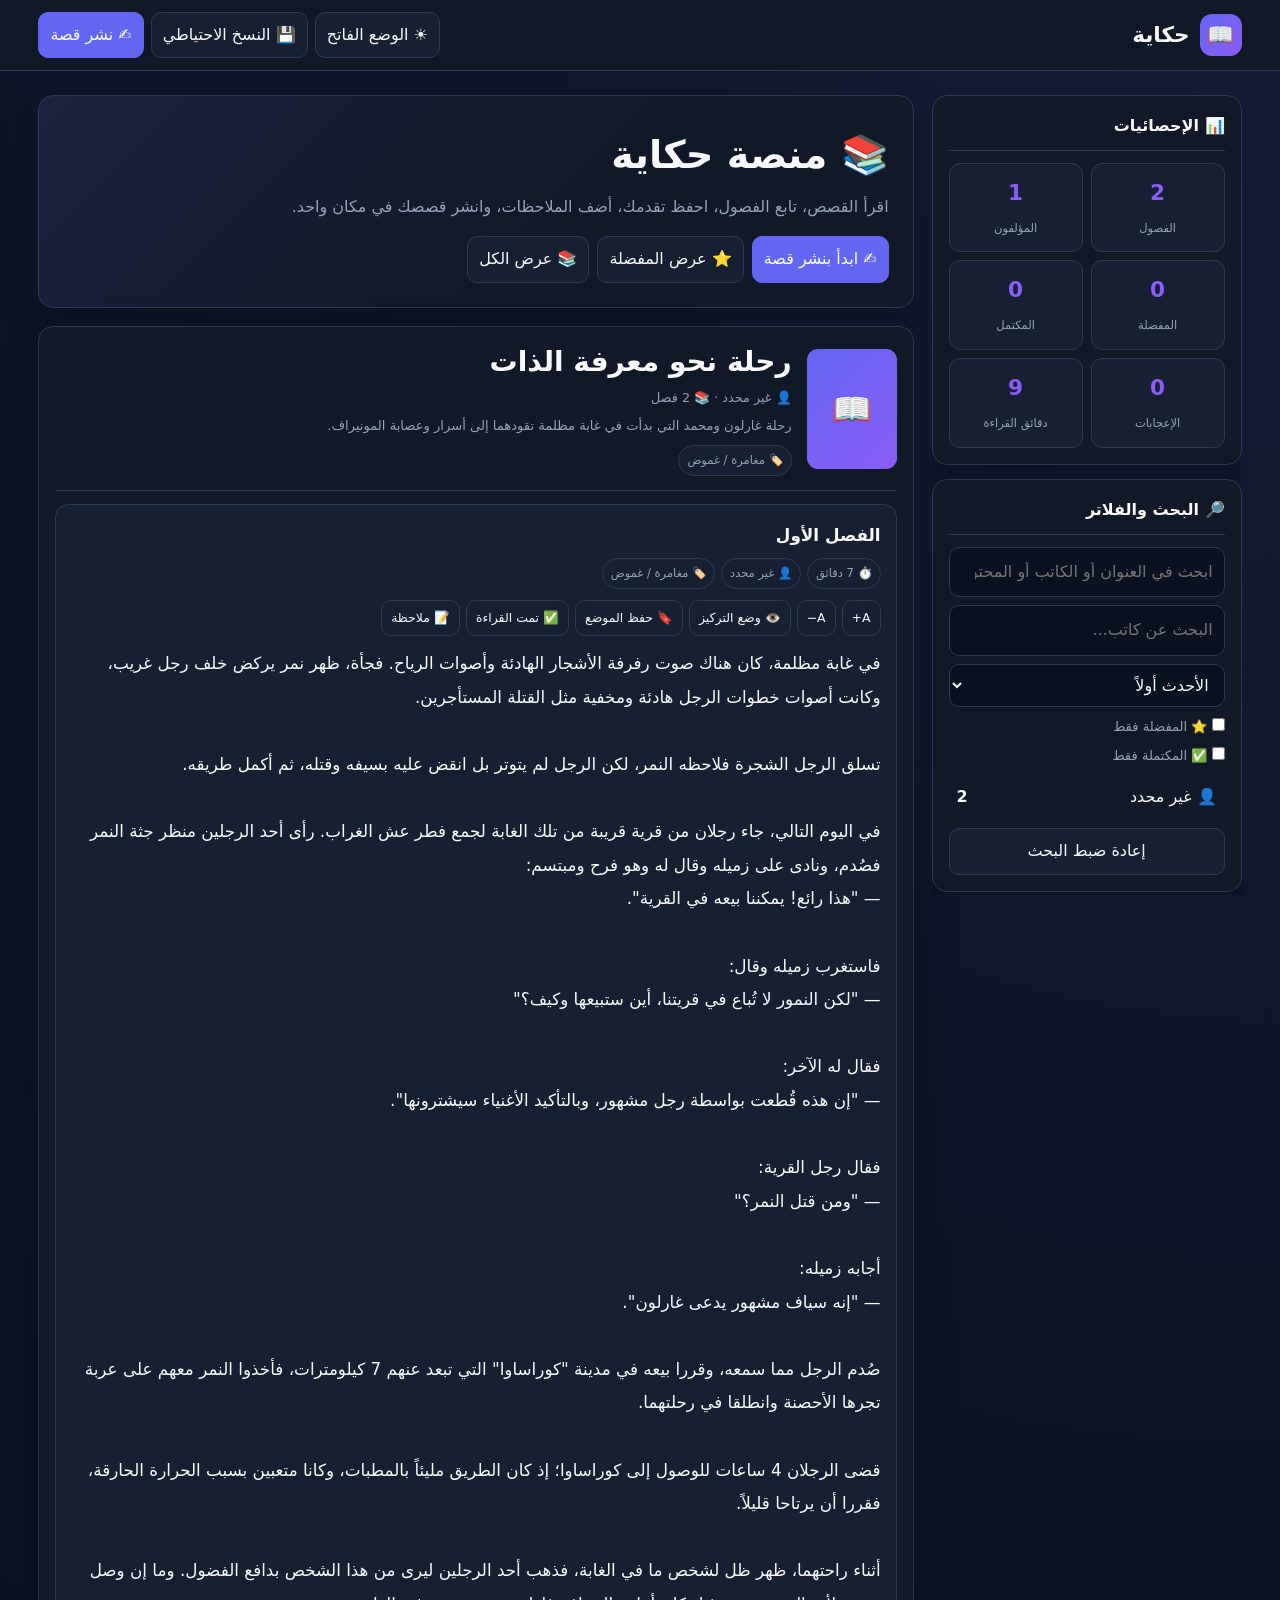
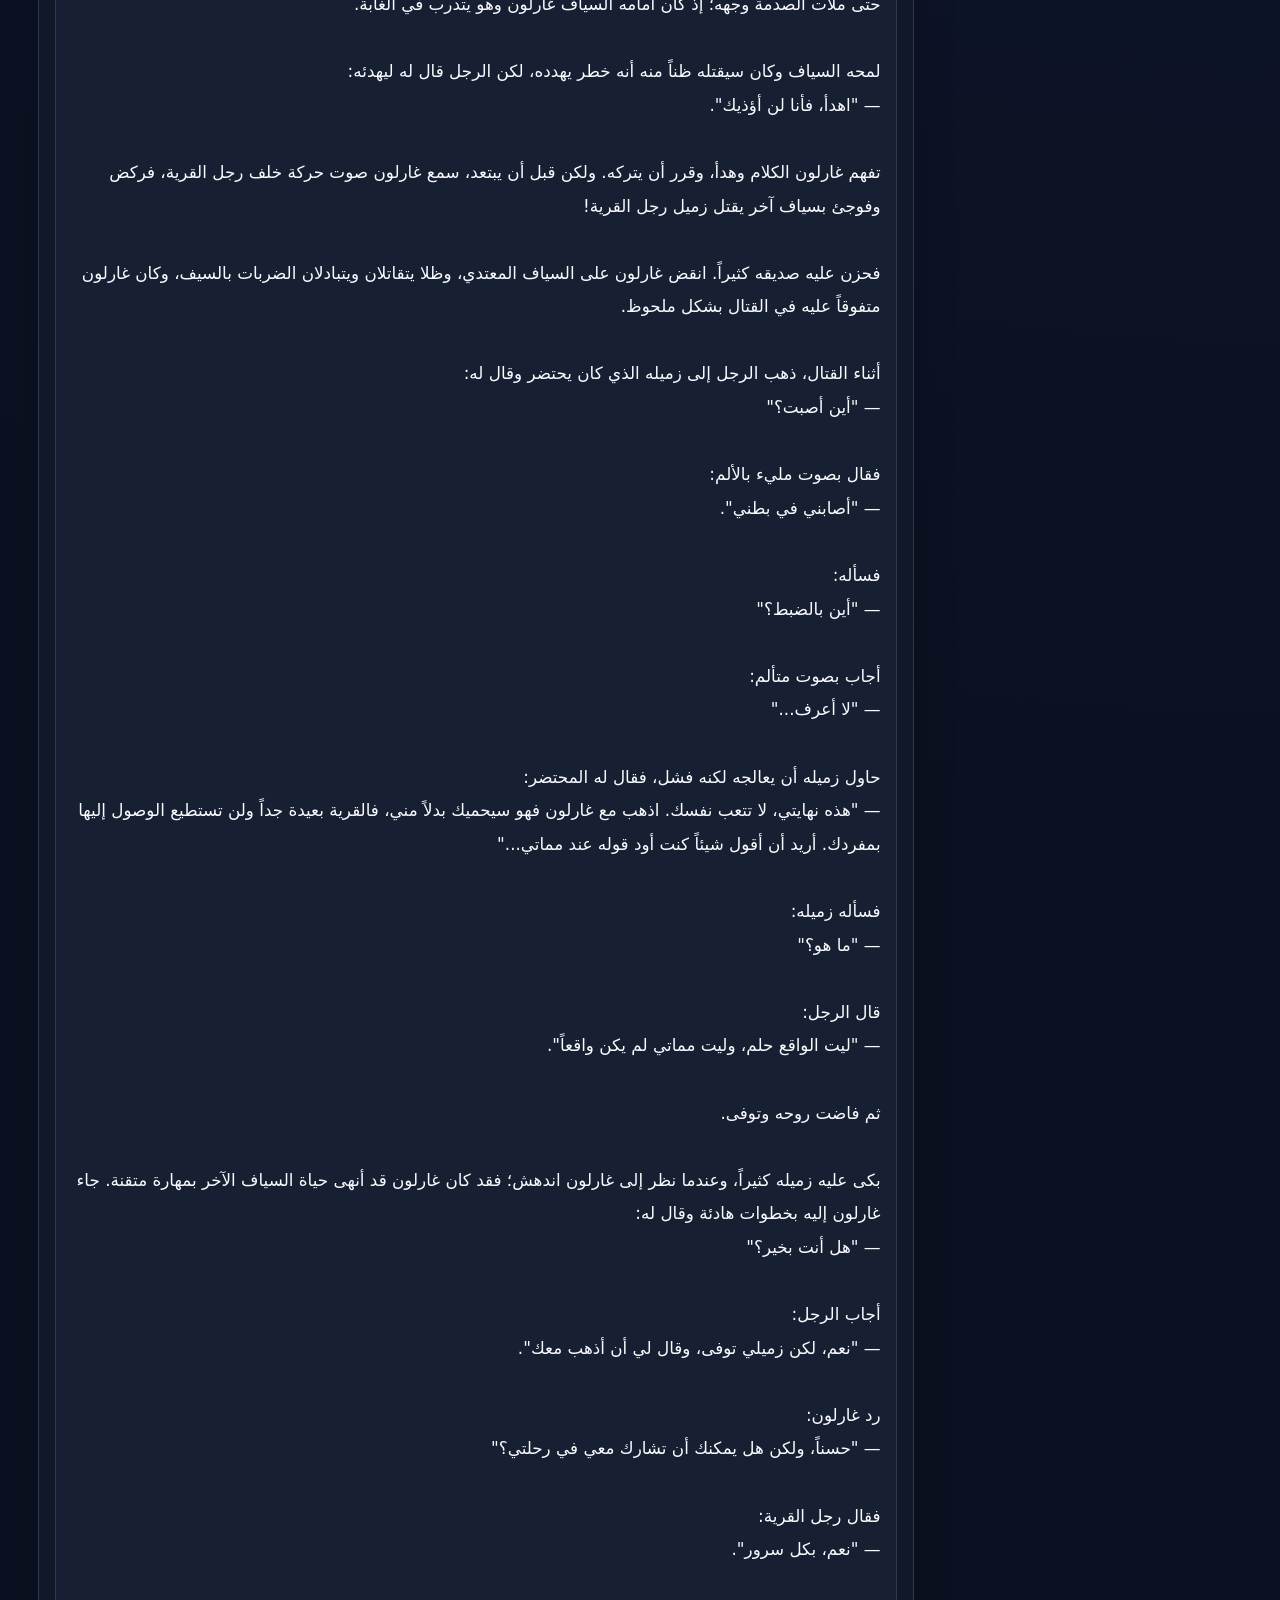
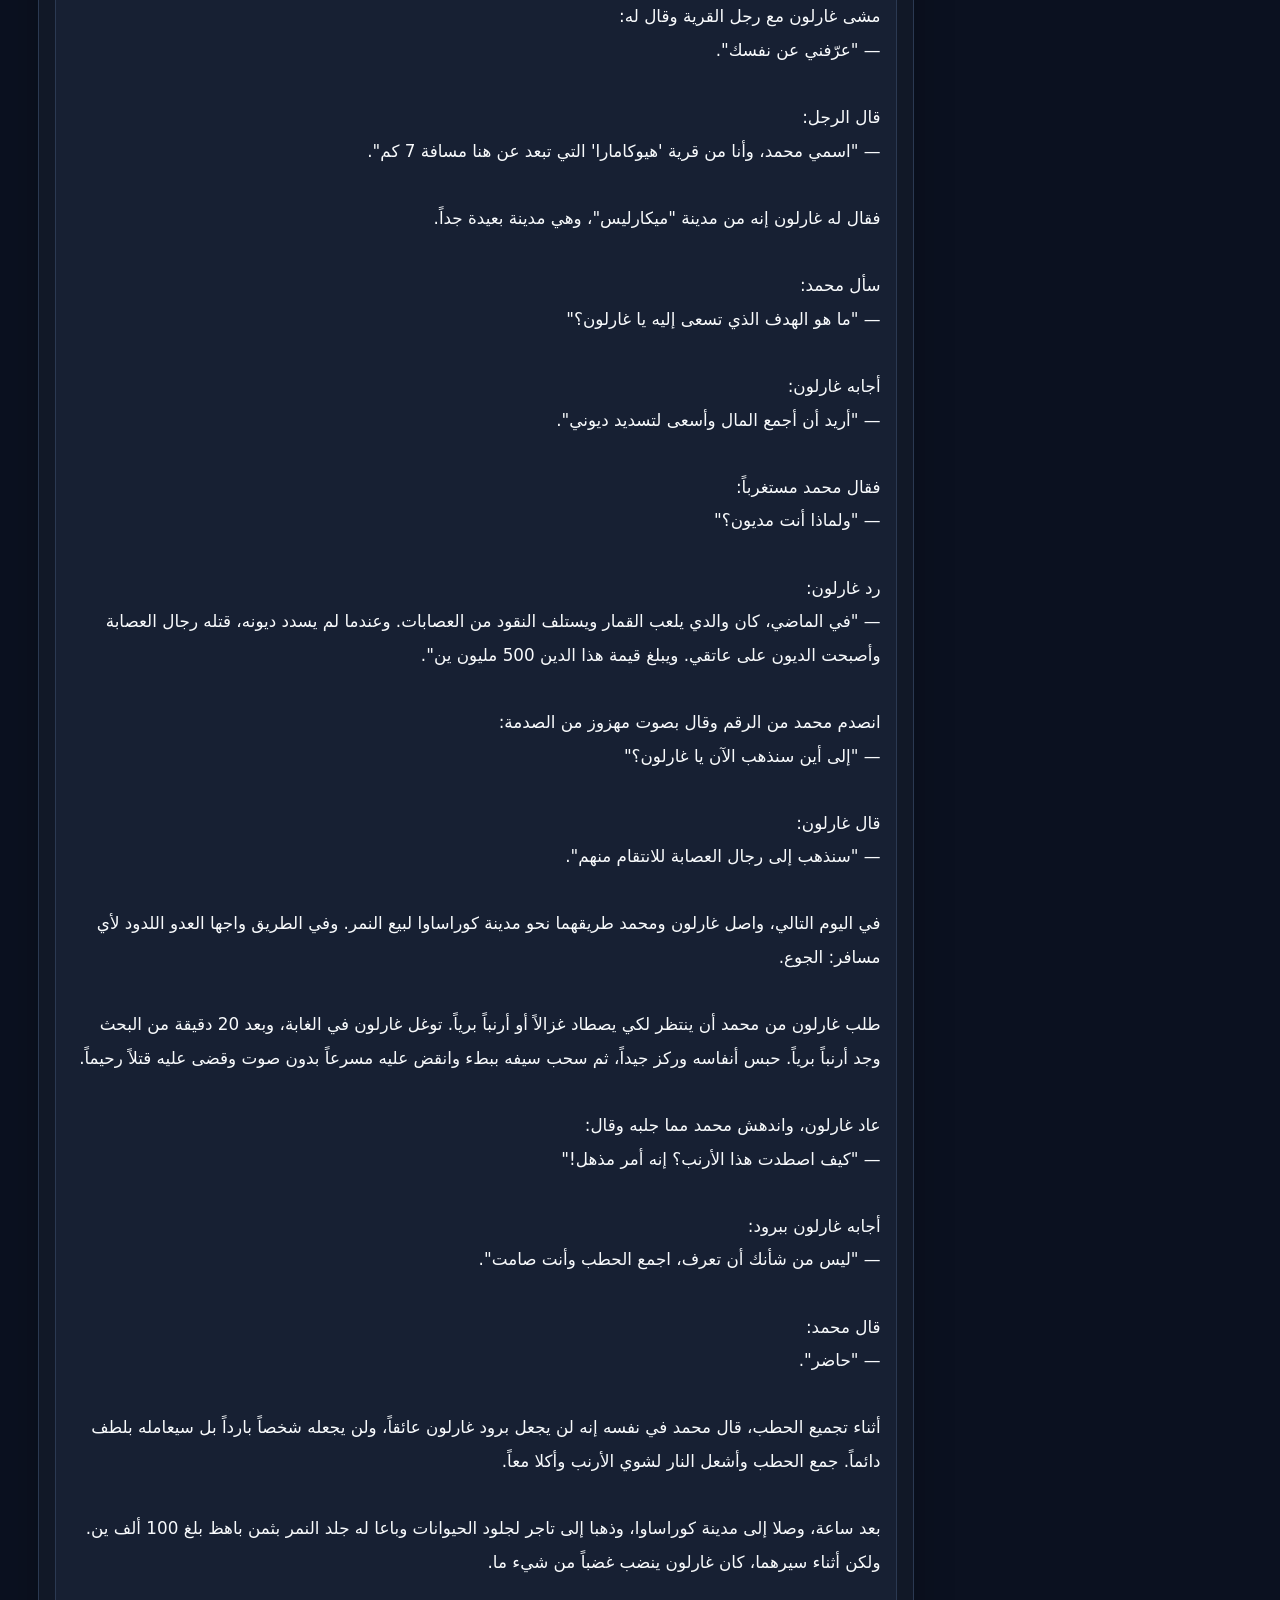
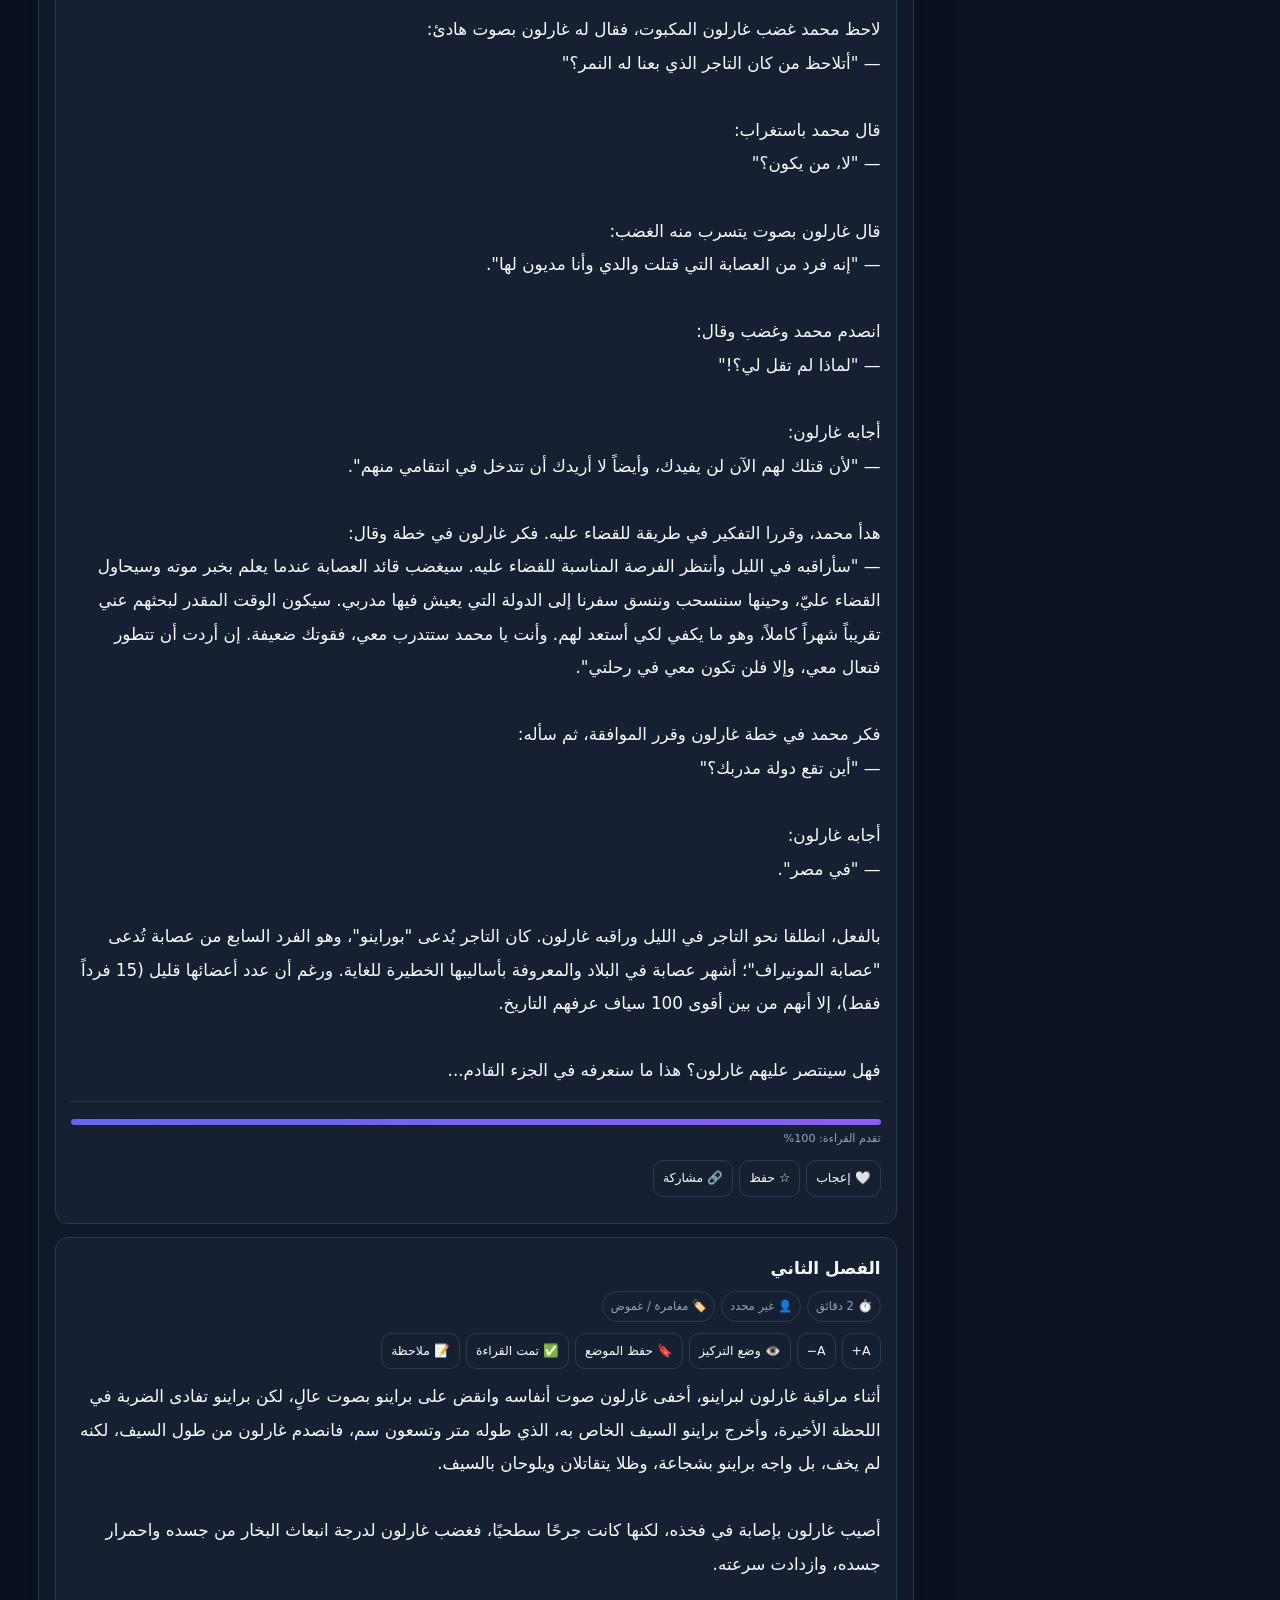
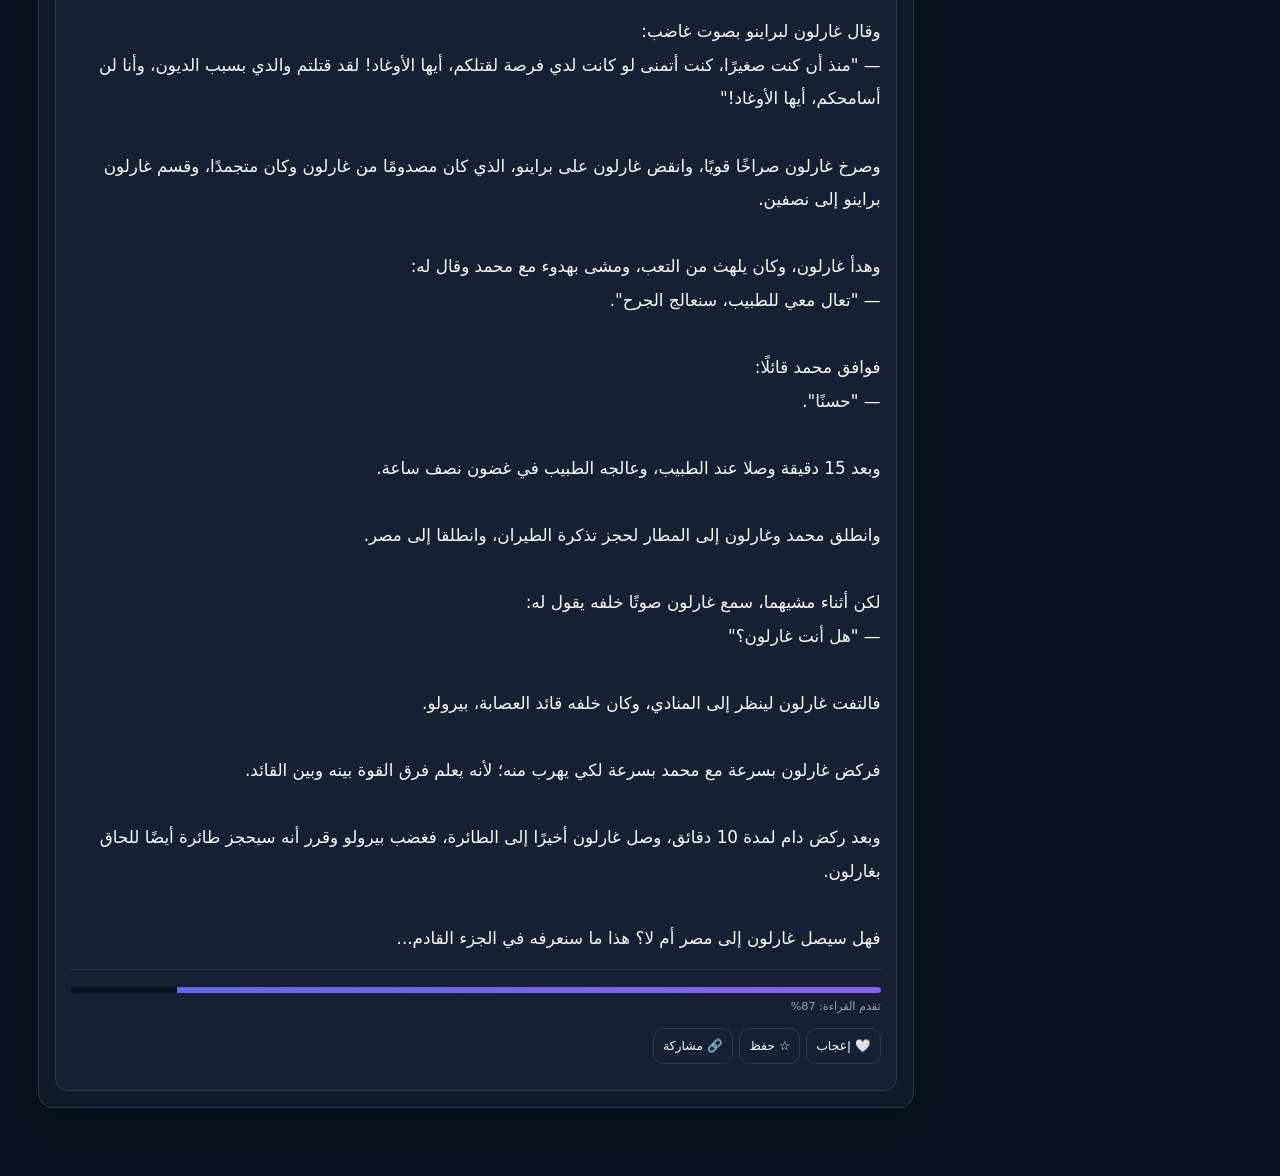
<file: index.html>
<!DOCTYPE html>
<html lang="ar" dir="rtl" data-theme="dark">
<head>
<meta charset="UTF-8">
<meta name="viewport" content="width=device-width,initial-scale=1.0">
<meta name="theme-color" content="#0f172a">
<title>حكاية — منصة القراءة والقصص</title>

<style>
:root{
    --bg:#0b1120;
    --panel:#111827;
    --panel2:#172033;
    --text:#f8fafc;
    --muted:#94a3b8;
    --border:#2b3952;
    --accent:#6366f1;
    --accent2:#8b5cf6;
    --danger:#ef4444;
    --success:#10b981;
    --warning:#f59e0b;
    --shadow:0 15px 40px rgba(0,0,0,.22);
    --radius:15px;
}
[data-theme="light"]{
    --bg:#f1f5f9;
    --panel:#fff;
    --panel2:#f8fafc;
    --text:#0f172a;
    --muted:#64748b;
    --border:#d7e0eb;
    --accent:#4f46e5;
    --accent2:#7c3aed;
    --shadow:0 15px 40px rgba(15,23,42,.1);
}
*{box-sizing:border-box;margin:0;padding:0}
html{scroll-behavior:smooth}
body{
    min-height:100vh;
    color:var(--text);
    background:
        radial-gradient(circle at top right,#6366f118,transparent 32%),
        var(--bg);
    font-family:system-ui,-apple-system,"Segoe UI",Tahoma,Arial,sans-serif;
    line-height:1.8;
}
button,input,textarea,select{font:inherit}
button{cursor:pointer}
#topProgress{
    position:fixed;
    top:0;
    right:0;
    height:4px;
    width:0;
    z-index:9999;
    background:linear-gradient(90deg,var(--accent),var(--accent2));
}
header{
    position:sticky;
    top:0;
    z-index:1000;
    backdrop-filter:blur(14px);
    background:color-mix(in srgb,var(--panel) 92%,transparent);
    border-bottom:1px solid var(--border);
}
.header-inner{
    width:min(1450px,94vw);
    margin:auto;
    min-height:70px;
    display:flex;
    justify-content:space-between;
    align-items:center;
    gap:15px;
}
.brand{
    display:flex;
    align-items:center;
    gap:10px;
    font-weight:900;
    font-size:1.35rem;
}
.brand-icon{
    width:42px;
    height:42px;
    border-radius:12px;
    display:grid;
    place-items:center;
    color:#fff;
    background:linear-gradient(135deg,var(--accent),var(--accent2));
}
.header-actions{
    display:flex;
    gap:7px;
    flex-wrap:wrap;
}
.btn,.tool{
    border:1px solid var(--border);
    background:var(--panel2);
    color:var(--text);
    border-radius:10px;
    padding:8px 11px;
    transition:.18s;
}
.btn:hover,.tool:hover{
    transform:translateY(-1px);
    border-color:var(--accent);
}
.primary{
    background:var(--accent);
    border-color:var(--accent);
    color:#fff;
}
.danger-btn{color:var(--danger)!important;border-color:var(--danger)!important}
.success-btn{color:var(--success)!important;border-color:var(--success)!important}
.favorite-btn{color:var(--warning)!important;border-color:var(--warning)!important}
.layout{
    width:min(1450px,94vw);
    margin:24px auto 50px;
    display:grid;
    grid-template-columns:310px minmax(0,1fr);
    gap:18px;
}
.sidebar{
    display:flex;
    flex-direction:column;
    gap:14px;
    position:sticky;
    top:82px;
    align-self:start;
    max-height:calc(100vh - 100px);
    overflow:auto;
}
.panel,.bundle{
    background:var(--panel);
    border:1px solid var(--border);
    border-radius:var(--radius);
    box-shadow:var(--shadow);
}
.panel{padding:16px}
.panel-title{
    font-size:1rem;
    margin-bottom:12px;
    padding-bottom:9px;
    border-bottom:1px solid var(--border);
}
.hero{
    background:
        linear-gradient(135deg,#6366f120,transparent 58%),
        var(--panel);
    border:1px solid var(--border);
    border-radius:var(--radius);
    box-shadow:var(--shadow);
    padding:24px;
    margin-bottom:18px;
}
.hero h1{font-size:clamp(1.7rem,3vw,2.4rem)}
.hero p{color:var(--muted);margin-top:4px}
.hero-actions{
    display:flex;
    gap:8px;
    flex-wrap:wrap;
    margin-top:14px;
}
.field-group{margin-bottom:10px}
.field-label{
    display:block;
    color:var(--muted);
    font-size:.8rem;
    margin-bottom:5px;
}
.field{
    width:100%;
    color:var(--text);
    background:var(--bg);
    border:1px solid var(--border);
    border-radius:10px;
    padding:10px 11px;
    outline:none;
}
.field:focus{
    border-color:var(--accent);
    box-shadow:0 0 0 3px #6366f122;
}
textarea.field{min-height:170px;resize:vertical}
.grid2{
    display:grid;
    grid-template-columns:1fr 1fr;
    gap:8px;
}
.stats{
    display:grid;
    grid-template-columns:1fr 1fr;
    gap:8px;
}
.stat{
    background:var(--panel2);
    border:1px solid var(--border);
    border-radius:11px;
    padding:10px;
    text-align:center;
}
.stat b{
    display:block;
    color:var(--accent2);
    font-size:1.35rem;
}
.stat span{
    color:var(--muted);
    font-size:.72rem;
}
.author-list{
    max-height:200px;
    overflow:auto;
    margin-top:8px;
}
.author-item{
    display:flex;
    justify-content:space-between;
    gap:8px;
    padding:8px;
    border-radius:8px;
    cursor:pointer;
}
.author-item:hover,.author-item.active{
    background:var(--panel2);
    color:var(--accent2);
}
.muted{color:var(--muted)}
.small{font-size:.82rem}
.resume{display:none}
.resume.show{display:block}
.bundle{
    padding:16px;
    margin-bottom:18px;
}
.bundle-head{
    display:grid;
    grid-template-columns:90px 1fr;
    gap:15px;
    align-items:center;
    padding-bottom:14px;
    border-bottom:1px solid var(--border);
}
.cover{
    width:90px;
    height:120px;
    object-fit:cover;
    border-radius:11px;
    background:linear-gradient(135deg,var(--accent),var(--accent2));
}
.cover-placeholder{
    width:90px;
    height:120px;
    border-radius:11px;
    display:grid;
    place-items:center;
    font-size:2rem;
    background:linear-gradient(135deg,var(--accent),var(--accent2));
}
.bundle-title{
    font-size:clamp(1.25rem,2.5vw,1.75rem);
    line-height:1.35;
}
.meta{
    color:var(--muted);
    font-size:.8rem;
    margin-top:5px;
}
.badges{
    display:flex;
    gap:6px;
    flex-wrap:wrap;
    margin-top:8px;
}
.badge{
    display:inline-flex;
    padding:4px 8px;
    color:var(--muted);
    background:var(--panel2);
    border:1px solid var(--border);
    border-radius:999px;
    font-size:.72rem;
}
.story-card{
    background:var(--panel2);
    border:1px solid var(--border);
    border-radius:13px;
    padding:15px;
    margin-top:13px;
}
.story-head{
    display:flex;
    justify-content:space-between;
    align-items:center;
    gap:10px;
}
.story-head h3{font-size:1.05rem}
.story-meta{
    display:flex;
    flex-wrap:wrap;
    gap:6px;
    margin-top:8px;
}
.toolbar,.actions{
    display:flex;
    gap:6px;
    flex-wrap:wrap;
    margin:11px 0;
}
.tool{
    font-size:.78rem;
    padding:6px 9px;
}
.story-text{
    font-size:1.05rem;
    line-height:2;
    white-space:pre-wrap;
    overflow-wrap:anywhere;
}
.story-footer{
    border-top:1px solid var(--border);
    padding-top:10px;
    margin-top:13px;
}
.reading-progress{
    height:6px;
    border-radius:999px;
    overflow:hidden;
    background:var(--bg);
    margin:7px 0 4px;
}
.reading-progress-bar{
    width:0;
    height:100%;
    background:linear-gradient(90deg,var(--accent),var(--accent2));
}
.progress-label{
    color:var(--muted);
    font-size:.7rem;
}
.note-box{
    margin-top:10px;
    display:none;
}
.note-box.show{display:block}
.note-preview{
    color:var(--muted);
    font-size:.8rem;
    white-space:pre-wrap;
}
.empty{
    padding:55px 20px;
    text-align:center;
    color:var(--muted);
    background:var(--panel);
    border:1px solid var(--border);
    border-radius:var(--radius);
}
.toast-wrap{
    position:fixed;
    left:15px;
    bottom:15px;
    width:min(380px,calc(100% - 30px));
    display:flex;
    flex-direction:column;
    gap:7px;
    z-index:5000;
}
.toast{
    background:var(--panel);
    color:var(--text);
    border:1px solid var(--border);
    border-right:4px solid var(--accent);
    border-radius:10px;
    padding:9px 12px;
    box-shadow:var(--shadow);
}
.toast.ok{border-right-color:var(--success)}
.toast.bad{border-right-color:var(--danger)}
.modal{
    position:fixed;
    inset:0;
    background:#0008;
    z-index:3000;
    display:none;
    place-items:center;
    padding:15px;
}
.modal.open{display:grid}
.modal-card{
    width:min(620px,100%);
    max-height:90vh;
    overflow:auto;
    background:var(--panel);
    border:1px solid var(--border);
    border-radius:16px;
    padding:18px;
    box-shadow:var(--shadow);
}
body.focus-mode header,
body.focus-mode .sidebar,
body.focus-mode .hero,
body.focus-mode .toolbar,
body.focus-mode .story-footer{
    display:none!important;
}
body.focus-mode .layout{
    display:block;
    width:min(850px,94vw);
}
body.focus-mode .story-text{
    font-size:1.18rem;
    line-height:2.15;
}
@media(max-width:980px){
    .layout{grid-template-columns:1fr}
    .sidebar{
        position:static;
        max-height:none;
        order:2;
    }
}
@media(max-width:600px){
    .header-inner{width:95vw}
    .brand span{display:none}
    .layout{width:95vw}
    .grid2{grid-template-columns:1fr}
    .bundle,.panel,.story-card,.hero{padding:12px}
    .bundle-head{grid-template-columns:68px 1fr}
    .cover,.cover-placeholder{
        width:68px;
        height:92px;
    }
    .header-actions .btn{
        font-size:.75rem;
        padding:7px 8px;
    }
}
</style>
</head>

<body>

<div id="topProgress"></div>

<header>
<div class="header-inner">

<div class="brand">
    <div class="brand-icon">📖</div>
    <span>حكاية</span>
</div>

<div class="header-actions">
    <button class="btn" id="themeBtn">☀️ الوضع الفاتح</button>
    <button class="btn" id="backupBtn">💾 النسخ الاحتياطي</button>
    <button class="btn primary" id="publishBtn">✍️ نشر قصة</button>
</div>

</div>
</header>

<div class="layout">

<aside class="sidebar">

<section class="panel resume" id="resumePanel">
    <h3 class="panel-title">📍 متابعة القراءة</h3>
    <div id="resumeText" class="muted small"></div>
    <button class="btn" id="resumeBtn" style="width:100%;margin-top:8px">
        العودة لآخر موضع
    </button>
</section>

<section class="panel">
    <h3 class="panel-title">📊 الإحصائيات</h3>

    <div class="stats">
        <div class="stat"><b id="statStories">0</b><span>الفصول</span></div>
        <div class="stat"><b id="statAuthors">0</b><span>المؤلفون</span></div>
        <div class="stat"><b id="statFavs">0</b><span>المفضلة</span></div>
        <div class="stat"><b id="statDone">0</b><span>المكتمل</span></div>
        <div class="stat"><b id="statLikes">0</b><span>الإعجابات</span></div>
        <div class="stat"><b id="statMinutes">0</b><span>دقائق القراءة</span></div>
    </div>
</section>

<section class="panel">
    <h3 class="panel-title">🔎 البحث والفلاتر</h3>

    <input
        class="field"
        id="searchInput"
        type="search"
        placeholder="ابحث في العنوان أو الكاتب أو المحتوى..."
        autocomplete="off">

    <input
        class="field"
        id="authorSearch"
        type="search"
        placeholder="البحث عن كاتب..."
        autocomplete="off"
        style="margin-top:8px">

    <select class="field" id="sortSelect" style="margin-top:8px">
        <option value="new">الأحدث أولاً</option>
        <option value="old">الأقدم أولاً</option>
        <option value="title">حسب العنوان</option>
        <option value="long">الأطول قراءة</option>
        <option value="short">الأقصر قراءة</option>
    </select>

    <label class="small muted" style="display:block;margin-top:8px">
        <input type="checkbox" id="onlyFavorites">
        ⭐ المفضلة فقط
    </label>

    <label class="small muted" style="display:block;margin-top:5px">
        <input type="checkbox" id="onlyDone">
        ✅ المكتملة فقط
    </label>

    <div id="authorList" class="author-list"></div>

    <button class="btn" id="resetFilters" style="width:100%;margin-top:8px">
        إعادة ضبط البحث
    </button>
</section>

<section class="panel" id="publishPanel">

<h3 class="panel-title" id="formTitle">
    ✍️ نشر فصل جديد
</h3>

<form id="storyForm">

<input type="hidden" id="editingId">

<div class="field-group">
<label class="field-label">عنوان القصة</label>
<input class="field" id="storyTitle" required>
</div>

<div class="grid2">

<div class="field-group">
<label class="field-label">اسم الكاتب</label>
<input class="field" id="authorName" required>
</div>

<div class="field-group">
<label class="field-label">الفصل</label>
<input class="field" id="storyPart" required placeholder="الفصل الثاني">
</div>

</div>

<div class="field-group">
<label class="field-label">التصنيف</label>
<input class="field" id="category" placeholder="رواية، مغامرة، غموض...">
</div>

<div class="field-group">
<label class="field-label">رابط الغلاف — اختياري</label>
<input class="field" id="coverUrl" type="url">
</div>

<div class="field-group">
<label class="field-label">وصف قصير — اختياري</label>
<textarea class="field" id="description" style="min-height:90px"></textarea>
</div>

<div class="field-group">
<label class="field-label">محتوى الفصل</label>
<textarea class="field" id="storyContent" required></textarea>
</div>

<button class="btn primary" id="saveStoryBtn" style="width:100%" type="submit">
نشر الفصل
</button>

<button class="btn" id="cancelEditBtn" style="width:100%;margin-top:7px" type="button">
إلغاء
</button>

</form>
</section>

<section class="panel">
<h3 class="panel-title">🛠️ أدوات الموقع</h3>

<button class="btn" id="clearLocalBtn" style="width:100%;margin-bottom:7px">
🗑️ حذف البيانات المحلية
</button>

<div class="muted small">
البيانات محفوظة محلياً في المتصفح.
</div>
</section>

</aside>

<main>

<section class="hero">
<h1>📚 منصة حكاية</h1>

<p>
اقرأ القصص، تابع الفصول، احفظ تقدمك، أضف الملاحظات،
وانشر قصصك في مكان واحد.
</p>

<div class="hero-actions">

<button class="btn primary" id="heroPublishBtn">
✍️ ابدأ بنشر قصة
</button>

<button class="btn" id="showFavoritesBtn">
⭐ عرض المفضلة
</button>

<button class="btn" id="showAllBtn">
📚 عرض الكل
</button>

</div>
</section>

<div id="storiesContainer"></div>

</main>

</div>

<div class="toast-wrap" id="toastWrap"></div>

<div class="modal" id="backupModal">
<div class="modal-card">

<h3 class="panel-title">
💾 النسخ الاحتياطي والاستعادة
</h3>

<p class="muted small" style="margin-bottom:12px">
يمكنك تصدير جميع بيانات الموقع أو استعادتها من ملف JSON.
</p>

<button class="btn primary" id="exportBtn" style="width:100%;margin-bottom:7px">
📤 تصدير البيانات
</button>

<button class="btn" id="importBtn" style="width:100%;margin-bottom:7px">
📥 استعادة البيانات
</button>

<input type="file" id="importFile" accept=".json,application/json" hidden>

<button class="btn" id="closeBackupBtn" style="width:100%">
إغلاق
</button>

</div>
</div>

<div class="modal" id="noteModal">
<div class="modal-card">

<h3 class="panel-title" id="noteTitle">
📝 ملاحظتي
</h3>

<textarea
    class="field"
    id="noteInput"
    placeholder="اكتب ملاحظتك..."
    style="min-height:200px"></textarea>

<div style="display:flex;gap:7px;margin-top:9px">

<button class="btn primary" id="saveNoteBtn" style="flex:1">
حفظ الملاحظة
</button>

<button class="btn" id="closeNoteBtn" style="flex:1">
إغلاق
</button>

</div>

</div>
</div>

<script>

"use strict";

const KEYS={
    stories:"hikaya_stories_v5",
    likes:"hikaya_likes_v5",
    favorites:"hikaya_favorites_v5",
    done:"hikaya_done_v5",
    notes:"hikaya_notes_v5",
    bookmark:"hikaya_bookmark_v5",
    progress:"hikaya_progress_v5",
    theme:"hikaya_theme_v5",
    token:"hikaya_token_v5"
};

const DEFAULT_STORY={
id:"hikaya-part-1",
title:"رحلة نحو معرفة الذات",
author:"غير محدد",
part:"الفصل الأول",
category:"مغامرة / غموض",
cover:"",
description:"رحلة غارلون ومحمد التي بدأت في غابة مظلمة تقودهما إلى أسرار وعصابة المونيراف.",
ownerToken:"system",
createdAt:1,
content:`في غابة مظلمة، كان هناك صوت رفرفة الأشجار الهادئة وأصوات الرياح. فجأة، ظهر نمر يركض خلف رجل غريب، وكانت أصوات خطوات الرجل هادئة ومخفية مثل القتلة المستأجرين.

تسلق الرجل الشجرة فلاحظه النمر، لكن الرجل لم يتوتر بل انقض عليه بسيفه وقتله، ثم أكمل طريقه.

في اليوم التالي، جاء رجلان من قرية قريبة من تلك الغابة لجمع فطر عش الغراب. رأى أحد الرجلين منظر جثة النمر فصُدم، ونادى على زميله وقال له وهو فرح ومبتسم:
— "هذا رائع! يمكننا بيعه في القرية".

فاستغرب زميله وقال:
— "لكن النمور لا تُباع في قريتنا، أين ستبيعها وكيف؟"

فقال له الآخر:
— "إن هذه قُطعت بواسطة رجل مشهور، وبالتأكيد الأغنياء سيشترونها".

فقال رجل القرية:
— "ومن قتل النمر؟"

أجابه زميله:
— "إنه سياف مشهور يدعى غارلون".

صُدم الرجل مما سمعه، وقررا بيعه في مدينة "كوراساوا" التي تبعد عنهم 7 كيلومترات، فأخذوا النمر معهم على عربة تجرها الأحصنة وانطلقا في رحلتهما.

قضى الرجلان 4 ساعات للوصول إلى كوراساوا؛ إذ كان الطريق مليئاً بالمطبات، وكانا متعبين بسبب الحرارة الحارقة، فقررا أن يرتاحا قليلاً.

أثناء راحتهما، ظهر ظل لشخص ما في الغابة، فذهب أحد الرجلين ليرى من هذا الشخص بدافع الفضول. وما إن وصل حتى ملأت الصدمة وجهه؛ إذ كان أمامه السياف غارلون وهو يتدرب في الغابة.

لمحه السياف وكان سيقتله ظناً منه أنه خطر يهدده، لكن الرجل قال له ليهدئه:
— "اهدأ، فأنا لن أؤذيك".

تفهم غارلون الكلام وهدأ، وقرر أن يتركه. ولكن قبل أن يبتعد، سمع غارلون صوت حركة خلف رجل القرية، فركض وفوجئ بسياف آخر يقتل زميل رجل القرية!

فحزن عليه صديقه كثيراً. انقض غارلون على السياف المعتدي، وظلا يتقاتلان ويتبادلان الضربات بالسيف، وكان غارلون متفوقاً عليه في القتال بشكل ملحوظ.

أثناء القتال، ذهب الرجل إلى زميله الذي كان يحتضر وقال له:
— "أين أصبت؟"

فقال بصوت مليء بالألم:
— "أصابني في بطني".

فسأله:
— "أين بالضبط؟"

أجاب بصوت متألم:
— "لا أعرف..."

حاول زميله أن يعالجه لكنه فشل، فقال له المحتضر:
— "هذه نهايتي، لا تتعب نفسك. اذهب مع غارلون فهو سيحميك بدلاً مني، فالقرية بعيدة جداً ولن تستطيع الوصول إليها بمفردك. أريد أن أقول شيئاً كنت أود قوله عند مماتي..."

فسأله زميله:
— "ما هو؟"

قال الرجل:
— "ليت الواقع حلم، وليت مماتي لم يكن واقعاً".

ثم فاضت روحه وتوفى.

بكى عليه زميله كثيراً، وعندما نظر إلى غارلون اندهش؛ فقد كان غارلون قد أنهى حياة السياف الآخر بمهارة متقنة. جاء غارلون إليه بخطوات هادئة وقال له:
— "هل أنت بخير؟"

أجاب الرجل:
— "نعم، لكن زميلي توفى، وقال لي أن أذهب معك".

رد غارلون:
— "حسناً، ولكن هل يمكنك أن تشارك معي في رحلتي؟"

فقال رجل القرية:
— "نعم، بكل سرور".

مشى غارلون مع رجل القرية وقال له:
— "عرّفني عن نفسك".

قال الرجل:
— "اسمي محمد، وأنا من قرية 'هيوكامارا' التي تبعد عن هنا مسافة 7 كم".

فقال له غارلون إنه من مدينة "ميكارليس"، وهي مدينة بعيدة جداً.

سأل محمد:
— "ما هو الهدف الذي تسعى إليه يا غارلون؟"

أجابه غارلون:
— "أريد أن أجمع المال وأسعى لتسديد ديوني".

فقال محمد مستغرباً:
— "ولماذا أنت مديون؟"

رد غارلون:
— "في الماضي، كان والدي يلعب القمار ويستلف النقود من العصابات. وعندما لم يسدد ديونه، قتله رجال العصابة وأصبحت الديون على عاتقي. ويبلغ قيمة هذا الدين 500 مليون ين".

انصدم محمد من الرقم وقال بصوت مهزوز من الصدمة:
— "إلى أين سنذهب الآن يا غارلون؟"

قال غارلون:
— "سنذهب إلى رجال العصابة للانتقام منهم".

في اليوم التالي، واصل غارلون ومحمد طريقهما نحو مدينة كوراساوا لبيع النمر. وفي الطريق واجها العدو اللدود لأي مسافر: الجوع.

طلب غارلون من محمد أن ينتظر لكي يصطاد غزالاً أو أرنباً برياً. توغل غارلون في الغابة، وبعد 20 دقيقة من البحث وجد أرنباً برياً. حبس أنفاسه وركز جيداً، ثم سحب سيفه ببطء وانقض عليه مسرعاً بدون صوت وقضى عليه قتلاً رحيماً.

عاد غارلون، واندهش محمد مما جلبه وقال:
— "كيف اصطدت هذا الأرنب؟ إنه أمر مذهل!"

أجابه غارلون ببرود:
— "ليس من شأنك أن تعرف، اجمع الحطب وأنت صامت".

قال محمد:
— "حاضر".

أثناء تجميع الحطب، قال محمد في نفسه إنه لن يجعل برود غارلون عائقاً، ولن يجعله شخصاً بارداً بل سيعامله بلطف دائماً. جمع الحطب وأشعل النار لشوي الأرنب وأكلا معاً.

بعد ساعة، وصلا إلى مدينة كوراساوا، وذهبا إلى تاجر لجلود الحيوانات وباعا له جلد النمر بثمن باهظ بلغ 100 ألف ين. ولكن أثناء سيرهما، كان غارلون ينضب غضباً من شيء ما.

لاحظ محمد غضب غارلون المكبوت، فقال له غارلون بصوت هادئ:
— "أتلاحظ من كان التاجر الذي بعنا له النمر؟"

قال محمد باستغراب:
— "لا، من يكون؟"

قال غارلون بصوت يتسرب منه الغضب:
— "إنه فرد من العصابة التي قتلت والدي وأنا مديون لها".

انصدم محمد وغضب وقال:
— "لماذا لم تقل لي؟!"

أجابه غارلون:
— "لأن قتلك لهم الآن لن يفيدك، وأيضاً لا أريدك أن تتدخل في انتقامي منهم".

هدأ محمد، وقررا التفكير في طريقة للقضاء عليه. فكر غارلون في خطة وقال:
— "سأراقبه في الليل وأنتظر الفرصة المناسبة للقضاء عليه. سيغضب قائد العصابة عندما يعلم بخبر موته وسيحاول القضاء عليّ، وحينها سننسحب وننسق سفرنا إلى الدولة التي يعيش فيها مدربي. سيكون الوقت المقدر لبحثهم عني تقريباً شهراً كاملاً، وهو ما يكفي لكي أستعد لهم. وأنت يا محمد ستتدرب معي، فقوتك ضعيفة. إن أردت أن تتطور فتعال معي، وإلا فلن تكون معي في رحلتي".

فكر محمد في خطة غارلون وقرر الموافقة، ثم سأله:
— "أين تقع دولة مدربك؟"

أجابه غارلون:
— "في مصر".

بالفعل، انطلقا نحو التاجر في الليل وراقبه غارلون. كان التاجر يُدعى "بوراينو"، وهو الفرد السابع من عصابة تُدعى "عصابة المونيراف"؛ أشهر عصابة في البلاد والمعروفة بأساليبها الخطيرة للغاية. ورغم أن عدد أعضائها قليل (15 فرداً فقط)، إلا أنهم من بين أقوى 100 سياف عرفهم التاريخ.

فهل سينتصر عليهم غارلون؟ هذا ما سنعرفه في الجزء القادم...`
};

const DEFAULT_CHAPTER_2={
id:"hikaya-part-2",
title:"رحلة نحو معرفة الذات",
author:"غير محدد",
part:"الفصل الثاني",
category:"مغامرة / غموض",
cover:"",
description:"غارلون يواجه براينو ثم يكتشف أن قائد العصابة بيرولو أصبح خلفه.",
ownerToken:"system",
createdAt:2,
content:`أثناء مراقبة غارلون لبراينو، أخفى غارلون صوت أنفاسه وانقض على براينو بصوت عالٍ، لكن براينو تفادى الضربة في اللحظة الأخيرة، وأخرج براينو السيف الخاص به، الذي طوله متر وتسعون سم، فانصدم غارلون من طول السيف، لكنه لم يخف، بل واجه براينو بشجاعة، وظلا يتقاتلان ويلوحان بالسيف.

أصيب غارلون بإصابة في فخذه، لكنها كانت جرحًا سطحيًا، فغضب غارلون لدرجة انبعاث البخار من جسده واحمرار جسده، وازدادت سرعته.

وقال غارلون لبراينو بصوت غاضب:
— "منذ أن كنت صغيرًا، كنت أتمنى لو كانت لدي فرصة لقتلكم، أيها الأوغاد! لقد قتلتم والدي بسبب الديون، وأنا لن أسامحكم، أيها الأوغاد!"

وصرخ غارلون صراخًا قويًا، وانقض غارلون على براينو، الذي كان مصدومًا من غارلون وكان متجمدًا، وقسم غارلون براينو إلى نصفين.

وهدأ غارلون، وكان يلهث من التعب، ومشى بهدوء مع محمد وقال له:
— "تعال معي للطبيب، سنعالج الجرح".

فوافق محمد قائلًا:
— "حسنًا".

وبعد 15 دقيقة وصلا عند الطبيب، وعالجه الطبيب في غضون نصف ساعة.

وانطلق محمد وغارلون إلى المطار لحجز تذكرة الطيران، وانطلقا إلى مصر.

لكن أثناء مشيهما، سمع غارلون صوتًا خلفه يقول له:
— "هل أنت غارلون؟"

فالتفت غارلون لينظر إلى المنادي، وكان خلفه قائد العصابة، بيرولو.

فركض غارلون بسرعة مع محمد بسرعة لكي يهرب منه؛ لأنه يعلم فرق القوة بينه وبين القائد.

وبعد ركض دام لمدة 10 دقائق، وصل غارلون أخيرًا إلى الطائرة، فغضب بيرولو وقرر أنه سيحجز طائرة أيضًا للحاق بغارلون.

فهل سيصل غارلون إلى مصر أم لا؟ هذا ما سنعرفه في الجزء القادم...`
};

/* ==========================================
   الحالة
========================================== */

let stories=[];
let likes={};
let favorites=[];
let completed={};
let notes={};
let progress={};
let bookmark=null;

let authorFilter="";
let searchQuery="";
let currentUserToken="";
let noteStoryId="";

/* ==========================================
   أدوات
========================================== */

function $(id){
    return document.getElementById(id);
}

function jsonLoad(key,fallback){
    try{
        const raw=localStorage.getItem(key);
        return raw ? JSON.parse(raw) : fallback;
    }catch{
        return fallback;
    }
}

function getToken(){
    let token=localStorage.getItem(KEYS.token);

    if(!token){
        token=
            "usr_" +
            Math.random().toString(36).slice(2) +
            "_" +
            Date.now().toString(36);

        localStorage.setItem(
            KEYS.token,
            token
        );
    }

    return token;
}

function uid(){
    return "story_" +
        Date.now() +
        "_" +
        Math.random().toString(36).slice(2,9);
}

function minutes(text){
    const words=
        String(text||"")
            .trim()
            .split(/\s+/)
            .filter(Boolean)
            .length;

    return Math.max(
        1,
        Math.ceil(words/150)
    );
}

function toast(message,type=""){
    const el=
        document.createElement("div");

    el.className=
        "toast " + type;

    el.textContent=message;

    $("toastWrap")
        .appendChild(el);

    setTimeout(
        ()=>el.remove(),
        3000
    );
}

/* ==========================================
   البيانات
========================================== */

function loadData(){

    stories=jsonLoad(KEYS.stories,[]);
    likes=jsonLoad(KEYS.likes,{});
    favorites=jsonLoad(KEYS.favorites,[]);
    completed=jsonLoad(KEYS.done,{});
    notes=jsonLoad(KEYS.notes,{});
    progress=jsonLoad(KEYS.progress,{});
    bookmark=jsonLoad(KEYS.bookmark,null);

    if(!Array.isArray(stories)){
        stories=[];
    }

    if(!Array.isArray(favorites)){
        favorites=[];
    }

    if(
        !stories.some(
            story=>story.id===DEFAULT_STORY.id
        )
    ){
        stories.push(
            DEFAULT_STORY
        );
    }

    if(
        !stories.some(
            story=>story.id===DEFAULT_CHAPTER_2.id
        )
    ){
        stories.push(
            DEFAULT_CHAPTER_2
        );
    }

    saveData(false);
}

function saveData(showToastMessage=true){

    try{

        localStorage.setItem(
            KEYS.stories,
            JSON.stringify(stories)
        );

        localStorage.setItem(
            KEYS.likes,
            JSON.stringify(likes)
        );

        localStorage.setItem(
            KEYS.favorites,
            JSON.stringify(favorites)
        );

        localStorage.setItem(
            KEYS.done,
            JSON.stringify(completed)
        );

        localStorage.setItem(
            KEYS.notes,
            JSON.stringify(notes)
        );

        localStorage.setItem(
            KEYS.progress,
            JSON.stringify(progress)
        );

        if(bookmark){
            localStorage.setItem(
                KEYS.bookmark,
                JSON.stringify(bookmark)
            );
        }else{
            localStorage.removeItem(
                KEYS.bookmark
            );
        }

    }catch{

        if(showToastMessage){
            toast(
                "تعذر حفظ البيانات.",
                "bad"
            );
        }
    }

    updateStats();
}

/* ==========================================
   الثيم
========================================== */

function initTheme(){

    const theme=
        localStorage.getItem(
            KEYS.theme
        ) || "dark";

    document.documentElement
        .dataset.theme=theme;

    $("themeBtn").textContent=
        theme==="light"
            ? "🌙 الوضع الداكن"
            : "☀️ الوضع الفاتح";
}

function toggleTheme(){

    const current=
        document.documentElement
            .dataset.theme;

    const next=
        current==="light"
            ? "dark"
            : "light";

    document.documentElement
        .dataset.theme=next;

    localStorage.setItem(
        KEYS.theme,
        next
    );

    initTheme();
}

/* ==========================================
   التصفية
========================================== */

function filteredStories(){

    const query=
        searchQuery
            .trim()
            .toLowerCase();

    let list=
        stories.filter(
            story=>{

                const authorMatch=
                    !authorFilter ||
                    String(
                        story.author||""
                    ).toLowerCase()===
                    authorFilter.toLowerCase();

                const searchable=[
                    story.title,
                    story.author,
                    story.part,
                    story.category,
                    story.description,
                    story.content
                ]
                .join(" ")
                .toLowerCase();

                const searchMatch=
                    !query ||
                    searchable.includes(query);

                const favoriteMatch=
                    !$("onlyFavorites").checked ||
                    favorites.includes(
                        story.id
                    );

                const doneMatch=
                    !$("onlyDone").checked ||
                    Boolean(
                        completed[story.id]
                    );

                return (
                    authorMatch &&
                    searchMatch &&
                    favoriteMatch &&
                    doneMatch
                );
            }
        );

    switch(
        $("sortSelect").value
    ){

        case "old":
            list.sort(
                (a,b)=>
                    Number(a.createdAt) -
                    Number(b.createdAt)
            );
            break;

        case "title":
            list.sort(
                (a,b)=>
                    String(a.title)
                        .localeCompare(
                            String(b.title),
                            "ar"
                        )
            );
            break;

        case "long":
            list.sort(
                (a,b)=>
                    minutes(b.content) -
                    minutes(a.content)
            );
            break;

        case "short":
            list.sort(
                (a,b)=>
                    minutes(a.content) -
                    minutes(b.content)
            );
            break;

        default:
            list.sort(
                (a,b)=>
                    Number(b.createdAt) -
                    Number(a.createdAt)
            );
    }

    return list;
}

/* ==========================================
   المؤلفون
========================================== */

function renderAuthors(){

    const container=
        $("authorList");

    const q=
        $("authorSearch")
            .value
            .trim()
            .toLowerCase();

    const counts={};

    stories.forEach(
        story=>{
            if(story.author){
                counts[story.author]=
                    (counts[story.author]||0)+1;
            }
        }
    );

    let names=
        Object.keys(counts);

    if(q){
        names=
            names.filter(
                name=>
                    name.toLowerCase()
                        .includes(q)
            );
    }

    names.sort(
        (a,b)=>
            a.localeCompare(
                b,
                "ar"
            )
    );

    container.innerHTML="";

    if(!names.length){
        container.innerHTML=
            '<div class="muted small" style="padding:8px">لا يوجد كاتب مطابق.</div>';
        return;
    }

    names.forEach(name=>{

        const item=
            document.createElement("div");

        item.className=
            "author-item " +
            (
                authorFilter===name
                    ? "active"
                    : ""
            );

        item.dataset.author=name;

        const label=
            document.createElement("span");

        label.textContent=
            "👤 " + name;

        const count=
            document.createElement("strong");

        count.textContent=
            counts[name];

        item.append(
            label,
            count
        );

        container.appendChild(item);
    });
}

/* ==========================================
   الإحصائيات
========================================== */

function updateStats(){

    $("statStories").textContent=
        stories.length;

    $("statAuthors").textContent=
        new Set(
            stories
                .map(
                    story=>story.author
                )
                .filter(Boolean)
        ).size;

    $("statFavs").textContent=
        favorites.length;

    $("statDone").textContent=
        Object.values(completed)
            .filter(Boolean)
            .length;

    $("statLikes").textContent=
        Object.values(likes)
            .filter(Boolean)
            .length;

    $("statMinutes").textContent=
        stories.reduce(
            (sum,story)=>
                sum+minutes(
                    story.content
                ),
            0
        );
}

/* ==========================================
   الأغلفة
========================================== */

function createPlaceholder(){

    const div=
        document.createElement("div");

    div.className=
        "cover-placeholder";

    div.textContent="📖";

    return div;
}

function createCover(story){

    if(!story.cover){
        return createPlaceholder();
    }

    const img=
        document.createElement("img");

    img.className="cover";

    img.alt="غلاف القصة";

    img.src=story.cover;

    img.onerror=()=>{
        img.replaceWith(
            createPlaceholder()
        );
    };

    return img;
}

/* ==========================================
   إنشاء أزرار
========================================== */

function makeTool(text,callback,cls="tool"){

    const button=
        document.createElement("button");

    button.type="button";

    button.className=cls;

    button.textContent=text;

    button.addEventListener(
        "click",
        callback
    );

    return button;
}

function badge(text){

    const el=
        document.createElement("span");

    el.className="badge";

    el.textContent=text;

    return el;
}

/* ==========================================
   عرض القصص
========================================== */

function renderStories(){

    const container=
        $("storiesContainer");

    const list=
        filteredStories();

    container.innerHTML="";

    if(!list.length){

        container.innerHTML=`
            <div class="empty">
                <div style="font-size:2.4rem">📭</div>
                لا توجد قصص مطابقة.
            </div>
        `;

        updateStats();
        renderAuthors();
        updateResume();

        return;
    }

    const groups={};

    list.forEach(story=>{
        if(!groups[story.title]){
            groups[story.title]=[];
        }

        groups[story.title].push(story);
    });

    Object.values(groups).forEach(bundle=>{

        bundle.sort(
            (a,b)=>
                Number(a.createdAt) -
                Number(b.createdAt)
        );

        const first=
            bundle[0];

        const section=
            document.createElement("section");

        section.className="bundle";

        const head=
            document.createElement("div");

        head.className="bundle-head";

        head.appendChild(
            createCover(first)
        );

        const info=
            document.createElement("div");

        const title=
            document.createElement("h2");

        title.className="bundle-title";

        title.textContent=
            first.title;

        const meta=
            document.createElement("div");

        meta.className="meta";

        meta.textContent=
            "👤 " +
            (first.author||"غير محدد") +
            " · 📚 " +
            bundle.length +
            " فصل";

        info.append(
            title,
            meta
        );

        if(first.description){

            const description=
                document.createElement("div");

            description.className=
                "muted small";

            description.style.marginTop=
                "5px";

            description.textContent=
                first.description;

            info.appendChild(
                description
            );
        }

        const badges=
            document.createElement("div");

        badges.className="badges";

        if(first.category){
            badges.append(
                badge(
                    "🏷️ "+
                    first.category
                )
            );
        }

        info.appendChild(badges);

        head.appendChild(info);

        section.appendChild(head);

        bundle.forEach(
            story=>{
                section.appendChild(
                    createStoryCard(story)
                );
            }
        );

        container.appendChild(section);
    });

    updateStats();
    renderAuthors();
    updateResume();
}

/* ==========================================
   بطاقة الفصل
========================================== */

function createStoryCard(story){

    const card=
        document.createElement("article");

    card.className="story-card";

    card.id=
        "story-card-" +
        story.id;

    const head=
        document.createElement("div");

    head.className="story-head";

    const heading=
        document.createElement("h3");

    heading.textContent=
        story.part||"الفصل";

    head.appendChild(heading);

    if(
        story.ownerToken===
        currentUserToken
    ){

        const ownerBox=
            document.createElement("div");

        ownerBox.style.display=
            "flex";

        ownerBox.style.gap=
            "5px";

        ownerBox.append(
            makeTool(
                "✏️ تعديل",
                ()=>editStory(story.id)
            ),
            makeTool(
                "🗑️ حذف",
                ()=>deleteStory(story.id),
                "tool danger-btn"
            )
        );

        head.appendChild(
            ownerBox
        );
    }

    card.appendChild(head);

    const metaRow=
        document.createElement("div");

    metaRow.className="story-meta";

    metaRow.append(
        badge(
            "⏱️ " +
            minutes(
                story.content
            ) +
            " دقائق"
        )
    );

    metaRow.append(
        badge(
            "👤 " +
            (story.author||"غير محدد")
        )
    );

    if(story.category){
        metaRow.append(
            badge(
                "🏷️ "+
                story.category
            )
        );
    }

    if(completed[story.id]){
        metaRow.append(
            badge(
                "✅ مكتمل"
            )
        );
    }

    card.appendChild(metaRow);

    const toolbar=
        document.createElement("div");

    toolbar.className="toolbar";

    toolbar.append(
        makeTool(
            "A+",
            ()=>changeFont(
                story.id,
                2
            )
        ),
        makeTool(
            "A−",
            ()=>changeFont(
                story.id,
                -2
            )
        ),
        makeTool(
            "👁️ وضع التركيز",
            ()=>document.body.classList.toggle(
                "focus-mode"
            )
        ),
        makeTool(
            "🔖 حفظ الموضع",
            ()=>saveBookmark(story)
        ),
        makeTool(
            completed[story.id]
                ? "↩️ إلغاء الاكتمال"
                : "✅ تمت القراءة",
            ()=>toggleCompleted(story.id)
        ),
        makeTool(
            "📝 ملاحظة",
            ()=>openNote(story)
        )
    );

    card.appendChild(toolbar);

    const storyText=
        document.createElement("div");

    storyText.className="story-text";

    storyText.id=
        "story-text-" +
        story.id;

    storyText.textContent=
        story.content;

    card.appendChild(storyText);

    const note=
        document.createElement("div");

    note.className=
        "note-box " +
        (
            notes[story.id]
                ? "show"
                : ""
        );

    const notePreview=
        document.createElement("div");

    notePreview.className=
        "note-preview";

    notePreview.textContent=
        notes[story.id]
            ? "📝 "+notes[story.id]
            : "";

    note.appendChild(
        notePreview
    );

    card.appendChild(note);

    const footer=
        document.createElement("div");

    footer.className=
        "story-footer";

    const progressWrap=
        document.createElement("div");

    progressWrap.className=
        "reading-progress";

    const progressBar=
        document.createElement("div");

    progressBar.className=
        "reading-progress-bar";

    progressBar.id=
        "progress-bar-" +
        story.id;

    progressBar.style.width=
        (
            completed[story.id]
                ? 100
                : Number(
                    progress[story.id]||0
                )
        )+
        "%";

    progressWrap.appendChild(
        progressBar
    );

    const progressLabel=
        document.createElement("div");

    progressLabel.className=
        "progress-label";

    progressLabel.id=
        "progress-label-" +
        story.id;

    progressLabel.textContent=
        "تقدم القراءة: " +
        (
            completed[story.id]
                ? 100
                : Number(
                    progress[story.id]||0
                )
        )+
        "%";

    footer.append(
        progressWrap,
        progressLabel
    );

    const actions=
        document.createElement("div");

    actions.className="actions";

    actions.append(
        makeTool(
            likes[story.id]
                ? "❤️ أعجبني"
                : "🤍 إعجاب",
            ()=>toggleLike(story.id),
            likes[story.id]
                ? "tool success-btn"
                : "tool"
        ),
        makeTool(
            favorites.includes(
                story.id
            )
                ? "⭐ مفضلة"
                : "☆ حفظ",
            ()=>toggleFavorite(
                story.id
            ),
            favorites.includes(
                story.id
            )
                ? "tool favorite-btn"
                : "tool"
        ),
        makeTool(
            "🔗 مشاركة",
            ()=>shareStory(story)
        )
    );

    footer.appendChild(
        actions
    );

    card.appendChild(
        footer
    );

    return card;
}

/* ==========================================
   تعديل الفصل
========================================== */

function editStory(id){

    const story=
        stories.find(
            item=>item.id===id
        );

    if(!story){
        return;
    }

    if(
        story.ownerToken !==
        currentUserToken
    ){
        toast(
            "لا يمكنك تعديل هذا الفصل.",
            "bad"
        );
        return;
    }

    $("editingId").value=
        story.id;

    $("storyTitle").value=
        story.title||"";

    $("authorName").value=
        story.author||"";

    $("storyPart").value=
        story.part||"";

    $("category").value=
        story.category||"";

    $("coverUrl").value=
        story.cover||"";

    $("description").value=
        story.description||"";

    $("storyContent").value=
        story.content||"";

    $("formTitle").textContent=
        "✏️ تعديل الفصل";

    $("saveStoryBtn").textContent=
        "حفظ التعديلات";

    $("publishPanel").scrollIntoView({
        behavior:"smooth"
    });
}

function resetForm(){

    $("editingId").value="";
    $("storyTitle").value="";
    $("authorName").value="";
    $("storyPart").value="";
    $("category").value="";
    $("coverUrl").value="";
    $("description").value="";
    $("storyContent").value="";

    $("formTitle").textContent=
        "✍️ نشر فصل جديد";

    $("saveStoryBtn").textContent=
        "نشر الفصل";
}

/* ==========================================
   النشر والتعديل
========================================== */

function submitStory(event){

    event.preventDefault();

    const data={
        title:$("storyTitle").value.trim(),
        author:$("authorName").value.trim(),
        part:$("storyPart").value.trim(),
        category:$("category").value.trim(),
        cover:$("coverUrl").value.trim(),
        description:$("description").value.trim(),
        content:$("storyContent").value.trim()
    };

    if(
        !data.title||
        !data.author||
        !data.part||
        !data.content
    ){
        toast(
            "أكمل الحقول المطلوبة.",
            "bad"
        );
        return;
    }

    const editingId=
        $("editingId").value;

    if(editingId){

        const story=
            stories.find(
                item=>item.id===editingId
            );

        if(
            !story ||
            story.ownerToken!==currentUserToken
        ){
            toast(
                "لا يمكنك تعديل هذا الفصل.",
                "bad"
            );
            return;
        }

        Object.assign(
            story,
            data
        );

        saveData();
        renderStories();
        resetForm();

        toast(
            "تم حفظ التعديلات ✅",
            "ok"
        );

        return;
    }

    stories.push({
        ...data,
        id:uid(),
        ownerToken:currentUserToken,
        createdAt:Date.now()
    });

    saveData();
    renderStories();
    resetForm();

    toast(
        "تم نشر الفصل بنجاح ✅",
        "ok"
    );
}

/* ==========================================
   الحذف
========================================== */

function deleteStory(id){

    const story=
        stories.find(
            item=>item.id===id
        );

    if(!story){
        return;
    }

    if(
        story.ownerToken !==
        currentUserToken
    ){
        toast(
            "لا يمكنك حذف هذا الفصل.",
            "bad"
        );
        return;
    }

    if(
        !confirm(
            "هل أنت متأكد من حذف هذا الفصل؟"
        )
    ){
        return;
    }

    stories=
        stories.filter(
            item=>item.id!==id
        );

    delete likes[id];
    delete completed[id];
    delete notes[id];
    delete progress[id];

    favorites=
        favorites.filter(
            item=>item!==id
        );

    if(
        bookmark &&
        bookmark.id===id
    ){
        bookmark=null;
    }

    saveData();
    renderStories();

    toast(
        "تم حذف الفصل.",
        "ok"
    );
}

/* ==========================================
   الإعجاب والمفضلة
========================================== */

function toggleLike(id){

    likes[id]=
        !likes[id];

    saveData();
    renderStories();
}

function toggleFavorite(id){

    const index=
        favorites.indexOf(id);

    if(index>=0){

        favorites.splice(
            index,
            1
        );

        toast(
            "تمت إزالة الفصل من المفضلة."
        );

    }else{

        favorites.push(id);

        toast(
            "تم حفظ الفصل في المفضلة ⭐",
            "ok"
        );
    }

    saveData();
    renderStories();
}

/* ==========================================
   اكتمال القراءة
========================================== */

function toggleCompleted(id){

    completed[id]=
        !completed[id];

    if(completed[id]){
        progress[id]=100;
    }

    saveData();
    renderStories();

    toast(
        completed[id]
            ? "تم تحديد الفصل كمكتمل ✅"
            : "تم إلغاء الاكتمال."
    );
}

/* ==========================================
   الخط
========================================== */

function changeFont(id,delta){

    const element=
        $("story-text-"+id);

    if(!element){
        return;
    }

    const current=
        parseFloat(
            getComputedStyle(
                element
            ).fontSize
        )||16;

    const next=
        Math.max(
            14,
            Math.min(
                32,
                current+delta
            )
        );

    element.style.fontSize=
        next+"px";
}

/* ==========================================
   الحفظ والعودة
========================================== */

function saveBookmark(story){

    bookmark={
        id:story.id,
        title:story.title,
        part:story.part
    };

    saveData();
    updateResume();

    toast(
        "تم حفظ موضع القراءة 🔖",
        "ok"
    );
}

function updateResume(){

    if(!bookmark){

        $("resumePanel")
            .classList.remove(
                "show"
            );

        return;
    }

    $("resumePanel")
        .classList.add(
            "show"
        );

    $("resumeText").textContent=
        bookmark.title+
        " — "+
        bookmark.part;

    $("resumeBtn").onclick=()=>{

        const element=
            $("story-card-"+bookmark.id);

        if(element){

            element.scrollIntoView({
                behavior:"smooth",
                block:"center"
            });

        }else{

            toast(
                "الفصل المحفوظ غير موجود.",
                "bad"
            );
        }
    };
}

/* ==========================================
   المشاركة
========================================== */

async function shareStory(story){

    const url=
        location.href.split("#")[0]+
        "#story-card-"+
        encodeURIComponent(
            story.id
        );

    try{

        if(navigator.share){

            await navigator.share({
                title:
                    story.title+
                    " — "+
                    story.part,
                text:
                    story.title+
                    " — "+
                    story.part,
                url
            });

        }else{

            await navigator.clipboard.writeText(
                url
            );

            toast(
                "تم نسخ رابط القصة 🔗",
                "ok"
            );
        }

    }catch(error){

        if(
            error &&
            error.name==="AbortError"
        ){
            return;
        }

        toast(
            "تعذر مشاركة القصة.",
            "bad"
        );
    }
}

/* ==========================================
   الملاحظات
========================================== */

function openNote(story){

    noteStoryId=
        story.id;

    $("noteTitle").textContent=
        "📝 ملاحظتي — "+
        story.part;

    $("noteInput").value=
        notes[story.id]||"";

    $("noteModal")
        .classList.add(
            "open"
        );
}

function saveNote(){

    if(!noteStoryId){
        return;
    }

    notes[noteStoryId]=
        $("noteInput")
            .value
            .trim();

    saveData();

    $("noteModal")
        .classList.remove(
            "open"
        );

    renderStories();

    toast(
        "تم حفظ الملاحظة ✅",
        "ok"
    );
}

/* ==========================================
   النسخ الاحتياطي
========================================== */

function openBackup(){
    $("backupModal")
        .classList.add("open");
}

function closeBackup(){
    $("backupModal")
        .classList.remove("open");
}

function exportData(){

    const data={
        version:5,
        createdAt:new Date().toISOString(),
        stories,
        likes,
        favorites,
        completed,
        notes,
        progress,
        bookmark
    };

    const blob=
        new Blob(
            [
                JSON.stringify(
                    data,
                    null,
                    2
                )
            ],
            {
                type:"application/json"
            }
        );

    const url=
        URL.createObjectURL(
            blob
        );

    const link=
        document.createElement("a");

    link.href=url;

    link.download=
        "hikaya_backup_"+
        Date.now()+
        ".json";

    document.body.appendChild(
        link
    );

    link.click();

    link.remove();

    setTimeout(
        ()=>URL.revokeObjectURL(url),
        1000
    );

    toast(
        "تم تصدير البيانات ✅",
        "ok"
    );
}

function importData(file){

    if(!file){
        return;
    }

    const reader=
        new FileReader();

    reader.onload=()=>{

        try{

            const data=
                JSON.parse(
                    reader.result
                );

            if(
                !data||
                !Array.isArray(
                    data.stories
                )
            ){
                throw new Error();
            }

            stories=
                data.stories;

            likes=
                data.likes||{};

            favorites=
                Array.isArray(
                    data.favorites
                )
                    ? data.favorites
                    : [];

            completed=
                data.completed||{};

            notes=
                data.notes||{};

            progress=
                data.progress||{};

            bookmark=
                data.bookmark||null;

            saveData();
            renderStories();
            updateResume();
            closeBackup();

            toast(
                "تمت استعادة البيانات بنجاح ✅",
                "ok"
            );

        }catch{

            toast(
                "ملف النسخة الاحتياطية غير صالح.",
                "bad"
            );
        }
    };

    reader.readAsText(
        file,
        "utf-8"
    );
}

/* ==========================================
   حذف بيانات المتصفح
========================================== */

function clearLocalData(){

    if(
        !confirm(
            "سيتم حذف جميع بيانات الموقع من هذا المتصفح. هل أنت متأكد؟"
        )
    ){
        return;
    }

    Object.values(KEYS)
        .forEach(
            key=>{
                localStorage.removeItem(
                    key
                );
            }
        );

    location.reload();
}

/* ==========================================
   تقدم القراءة
========================================== */

function updateReadingProgress(){

    document
        .querySelectorAll(
            ".story-card"
        )
        .forEach(
            card=>{

                const rect=
                    card.getBoundingClientRect();

                if(
                    rect.top<
                        window.innerHeight*.7 &&
                    rect.bottom>
                        window.innerHeight*.2
                ){

                    const total=
                        Math.max(
                            1,
                            rect.height
                        );

                    const visible=
                        Math.max(
                            0,
                            Math.min(
                                total,
                                window.innerHeight*.7-
                                rect.top
                            )
                        );

                    const value=
                        Math.min(
                            100,
                            Math.max(
                                0,
                                visible/
                                total*
                                100
                            )
                        );

                    const id=
                        card.id.replace(
                            "story-card-",
                            ""
                        );

                    if(
                        value>
                        Number(
                            progress[id]||0
                        )
                    ){

                        progress[id]=
                            Math.round(
                                value
                            );

                        localStorage.setItem(
                            KEYS.progress,
                            JSON.stringify(
                                progress
                            )
                        );

                        const bar=
                            $("progress-bar-"+id);

                        const label=
                            $("progress-label-"+id);

                        if(bar){
                            bar.style.width=
                                progress[id]+"%";
                        }

                        if(label){
                            label.textContent=
                                "تقدم القراءة: "+
                                progress[id]+"%";
                        }
                    }
                }
            }
        );
}

/* ==========================================
   الشريط العلوي
========================================== */

function updateTopProgress(){

    const max=
        document.documentElement.scrollHeight-
        window.innerHeight;

    const value=
        max>0
            ? window.scrollY/max*100
            : 0;

    $("topProgress")
        .style.width=
        Math.min(
            100,
            value
        )+"%";
}

/* ==========================================
   الفلاتر
========================================== */

function resetFilters(){

    searchQuery="";
    authorFilter="";

    $("searchInput").value="";
    $("authorSearch").value="";
    $("sortSelect").value="new";
    $("onlyFavorites").checked=false;
    $("onlyDone").checked=false;

    renderStories();
}

function showFavorites(){

    $("onlyFavorites").checked=true;
    $("onlyDone").checked=false;

    renderStories();
}

function showAll(){

    $("onlyFavorites").checked=false;
    $("onlyDone").checked=false;
    authorFilter="";

    renderStories();
}

/* ==========================================
   تهيئة الموقع
========================================== */

function initialize(){

    currentUserToken=
        getToken();

    loadData();
    initTheme();
    renderStories();

    $("themeBtn").onclick=
        toggleTheme;

    $("backupBtn").onclick=
        openBackup;

    $("closeBackupBtn").onclick=
        closeBackup;

    $("exportBtn").onclick=
        exportData;

    $("importBtn").onclick=
        ()=>$("importFile").click();

    $("importFile").onchange=
        event=>{
            importData(
                event.target.files[0]
            );

            event.target.value="";
        };

    $("publishBtn").onclick=
        ()=>{
            $("publishPanel")
                .scrollIntoView({
                    behavior:"smooth"
                });
        };

    $("heroPublishBtn").onclick=
        ()=>{
            $("publishPanel")
                .scrollIntoView({
                    behavior:"smooth"
                });
        };

    $("showFavoritesBtn").onclick=
        showFavorites;

    $("showAllBtn").onclick=
        showAll;

    $("storyForm").onsubmit=
        submitStory;

    $("cancelEditBtn").onclick=
        resetForm;

    $("searchInput").oninput=
        event=>{
            searchQuery=
                event.target.value;

            renderStories();
        };

    $("authorSearch").oninput=
        renderAuthors;

    $("sortSelect").onchange=
        renderStories;

    $("onlyFavorites").onchange=
        renderStories;

    $("onlyDone").onchange=
        renderStories;

    $("resetFilters").onclick=
        resetFilters;

    $("authorList").onclick=
        event=>{

            const item=
                event.target.closest(
                    "[data-author]"
                );

            if(!item){
                return;
            }

            authorFilter=
                item.dataset.author;

            renderStories();
        };

    $("clearLocalBtn").onclick=
        clearLocalData;

    $("saveNoteBtn").onclick=
        saveNote;

    $("closeNoteBtn").onclick=
        ()=>{
            $("noteModal")
                .classList.remove(
                    "open"
                );
        };

    $("backupModal").onclick=
        event=>{

            if(
                event.target.id===
                "backupModal"
            ){
                closeBackup();
            }
        };

    $("noteModal").onclick=
        event=>{

            if(
                event.target.id===
                "noteModal"
            ){
                $("noteModal")
                    .classList.remove(
                        "open"
                    );
            }
        };

    document.addEventListener(
        "keydown",
        event=>{

            if(event.key==="Escape"){

                closeBackup();

                $("noteModal")
                    .classList.remove(
                        "open"
                    );

                document.body
                    .classList.remove(
                        "focus-mode"
                    );
            }
        }
    );

    window.addEventListener(
        "scroll",
        ()=>{
            updateTopProgress();
            updateReadingProgress();
        },
        {
            passive:true
        }
    );

    updateTopProgress();
    updateResume();

    if(location.hash){

        setTimeout(
            ()=>{
                const id=
                    location.hash
                        .replace(
                            "#story-card-",
                            ""
                        );

                const target=
                    $("story-card-"+id);

                if(target){
                    target.scrollIntoView({
                        behavior:"smooth",
                        block:"center"
                    });
                }
            },
            500
        );
    }
}

document.addEventListener(
    "DOMContentLoaded",
    initialize
);

</script>

</body>
</html>
</file>
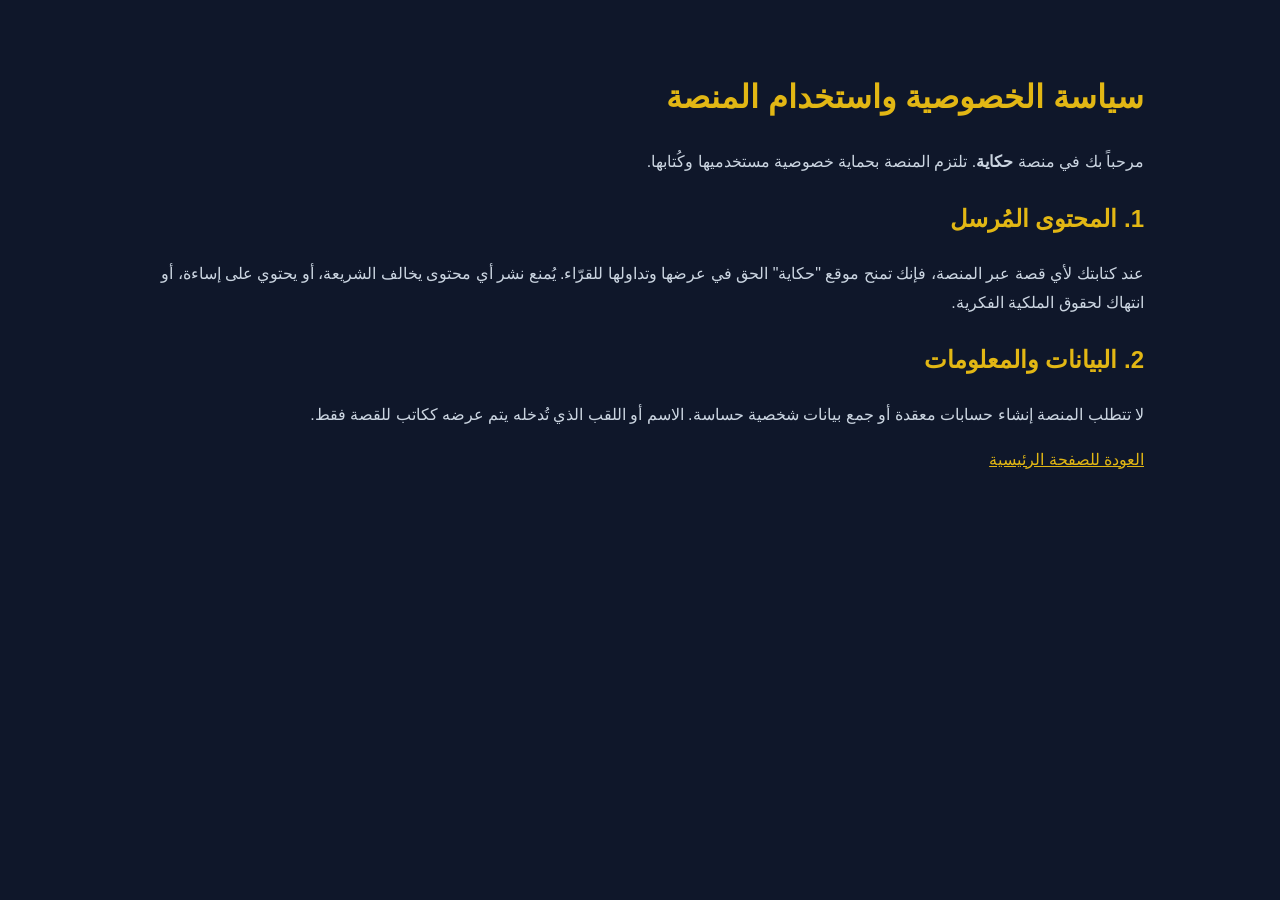
<file: privacy.html>
<!DOCTYPE html>
<html lang="ar" dir="rtl">
<head>
    <meta charset="UTF-8">
    <title>سياسة الخصوصية | منصة حكاية</title>
    <style>
        body { background-color: #0f172a; color: #cbd5e1; font-family: sans-serif; padding: 40px 10%; line-height: 1.8; }
        h1, h2 { color: #e2b714; }
        a { color: #e2b714; }
    </style>
</head>
<body>
    <h1>سياسة الخصوصية واستخدام المنصة</h1>
    <p>مرحباً بك في منصة <strong>حكاية</strong>. تلتزم المنصة بحماية خصوصية مستخدميها وكُتابها.</p>
    
    <h2>1. المحتوى المُرسل</h2>
    <p>عند كتابتك لأي قصة عبر المنصة، فإنك تمنح موقع "حكاية" الحق في عرضها وتداولها للقرّاء. يُمنع نشر أي محتوى يخالف الشريعة، أو يحتوي على إساءة، أو انتهاك لحقوق الملكية الفكرية.</p>

    <h2>2. البيانات والمعلومات</h2>
    <p>لا تتطلب المنصة إنشاء حسابات معقدة أو جمع بيانات شخصية حساسة. الاسم أو اللقب الذي تُدخله يتم عرضه ككاتب للقصة فقط.</p>
    
    <p><a href="index.html">العودة للصفحة الرئيسية</a></p>
</body>
</html>
</file>
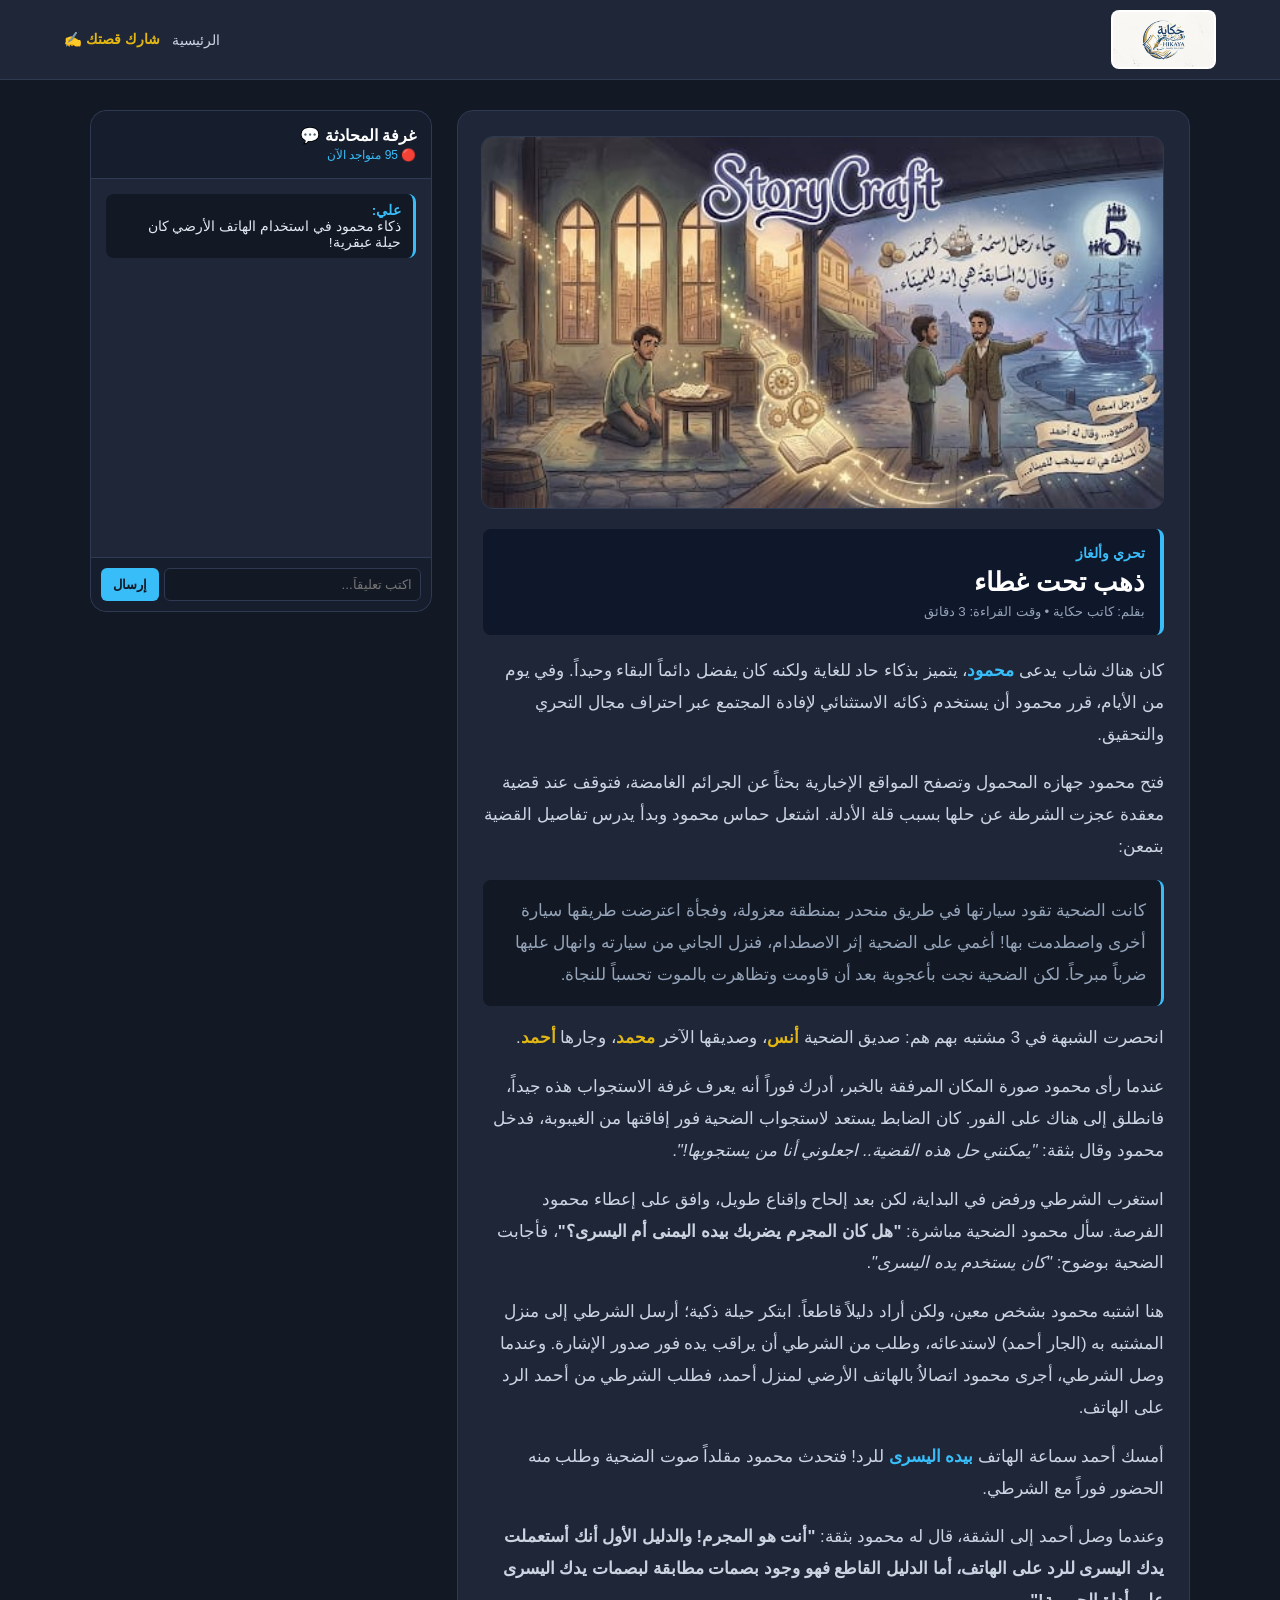
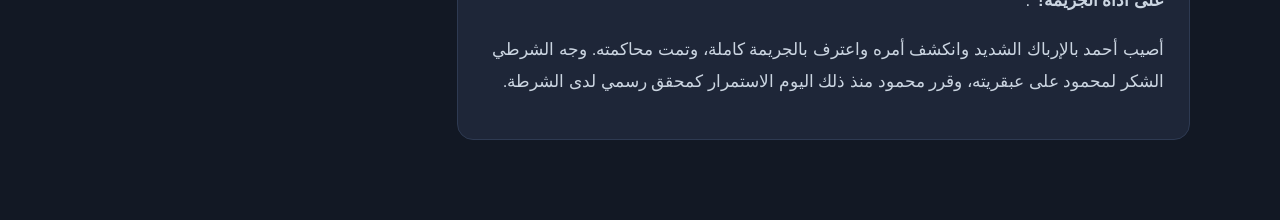
<file: story2.html>
<!DOCTYPE html>
<html lang="ar" dir="rtl">
<head>
    <meta charset="UTF-8">
    <meta name="viewport" content="width=device-width, initial-scale=1.0">
    <title>حكاية - ذهب تحت غطاء</title>
</head>
<body style="background-color: #121824; color: #e2e8f0; font-family: sans-serif; margin: 0; padding: 0 0 50px 0; direction: rtl;">

    <!-- الهيدر -->
    <header style="display: flex; justify-content: space-between; align-items: center; padding: 10px 5%; background-color: #1e2638; border-bottom: 1px solid #2e3a52;">
        <a href="index.html" style="text-decoration: none; display: flex; align-items: center; gap: 10px;">
            <img src="logo.png" alt="حكاية HIKAYA" style="height: 55px; border-radius: 8px; background: #fff; padding: 2px;">
        </a>
        <div style="display: flex; align-items: center; gap: 12px;">
            <a href="index.html" style="color: #cbd5e1; text-decoration: none; font-size: 0.9rem;">الرئيسية</a>
            <a href="submit.html" style="color: #e2b714; text-decoration: none; font-weight: bold; font-size: 0.9rem;">شارك قصتك ✍️</a>
        </div>
    </header>

    <!-- محتوى القصة -->
    <main style="max-width: 1100px; margin: 30px auto; padding: 0 20px; display: flex; flex-wrap: wrap; gap: 25px;">
        <section style="flex: 2; min-width: 300px; background-color: #1e2638; padding: 25px; border-radius: 16px; border: 1px solid #2e3a52;">
            <div style="width: 100%; border-radius: 12px; overflow: hidden; margin-bottom: 20px; border: 1px solid #2e3a52;">
                <img src="cover.jpg" alt="غلاف القصة" style="width: 100%; height: auto; display: block; object-fit: cover;">
            </div>

            <div style="background-color: #0f172a; padding: 15px; border-radius: 8px; border-right: 4px solid #38bdf8; margin-bottom: 20px;">
                <span style="color: #38bdf8; font-size: 0.85rem; font-weight: bold;">تحري وألغاز</span>
                <h1 style="color: #ffffff; font-size: 1.6rem; margin: 5px 0;">ذهب تحت غطاء</h1>
                <small style="color: #94a3b8;">بقلم: كاتب حكاية • وقت القراءة: 3 دقائق</small>
            </div>

            <article style="line-height: 1.9; font-size: 1.05rem; color: #cbd5e1;">
                <p>كان هناك شاب يدعى <strong style="color: #38bdf8;">محمود</strong>، يتميز بذكاء حاد للغاية ولكنه كان يفضل دائماً البقاء وحيداً. وفي يوم من الأيام، قرر محمود أن يستخدم ذكائه الاستثنائي لإفادة المجتمع عبر احتراف مجال التحري والتحقيق.</p>
                
                <p>فتح محمود جهازه المحمول وتصفح المواقع الإخبارية بحثاً عن الجرائم الغامضة، فتوقف عند قضية معقدة عجزت الشرطة عن حلها بسبب قلة الأدلة. اشتعل حماس محمود وبدأ يدرس تفاصيل القضية بتمعن:</p>
                
                <blockquote style="background: #121824; padding: 15px; border-radius: 8px; border-right: 3px solid #38bdf8; margin: 15px 0; color: #94a3b8;">
                    كانت الضحية تقود سيارتها في طريق منحدر بمنطقة معزولة، وفجأة اعترضت طريقها سيارة أخرى واصطدمت بها! أغمي على الضحية إثر الاصطدام، فنزل الجاني من سيارته وانهال عليها ضرباً مبرحاً. لكن الضحية نجت بأعجوبة بعد أن قاومت وتظاهرت بالموت تحسباً للنجاة.
                </blockquote>

                <p>انحصرت الشبهة في 3 مشتبه بهم هم: صديق الضحية <strong style="color: #e2b714;">أنس</strong>، وصديقها الآخر <strong style="color: #e2b714;">محمد</strong>، وجارها <strong style="color: #e2b714;">أحمد</strong>.</p>

                <p>عندما رأى محمود صورة المكان المرفقة بالخبر، أدرك فوراً أنه يعرف غرفة الاستجواب هذه جيداً، فانطلق إلى هناك على الفور. كان الضابط يستعد لاستجواب الضحية فور إفاقتها من الغيبوبة، فدخل محمود وقال بثقة: <em>"يمكنني حل هذه القضية.. اجعلوني أنا من يستجوبها!"</em>.</p>

                <p>استغرب الشرطي ورفض في البداية، لكن بعد إلحاح وإقناع طويل، وافق على إعطاء محمود الفرصة. سأل محمود الضحية مباشرة: <strong>"هل كان المجرم يضربك بيده اليمنى أم اليسرى؟"</strong>، فأجابت الضحية بوضوح: <em>"كان يستخدم يده اليسرى"</em>.</p><p>هنا اشتبه محمود بشخص معين، ولكن أراد دليلاً قاطعاً. ابتكر حيلة ذكية؛ أرسل الشرطي إلى منزل المشتبه به (الجار أحمد) لاستدعائه، وطلب من الشرطي أن يراقب يده فور صدور الإشارة. وعندما وصل الشرطي، أجرى محمود اتصالاُ بالهاتف الأرضي لمنزل أحمد، فطلب الشرطي من أحمد الرد على الهاتف.</p>

                <p>أمسك أحمد سماعة الهاتف <strong style="color: #38bdf8;">بيده اليسرى</strong> للرد! فتحدث محمود مقلداً صوت الضحية وطلب منه الحضور فوراً مع الشرطي.</p>

                <p>وعندما وصل أحمد إلى الشقة، قال له محمود بثقة: <strong>"أنت هو المجرم! والدليل الأول أنك أستعملت يدك اليسرى للرد على الهاتف، أما الدليل القاطع فهو وجود بصمات مطابقة لبصمات يدك اليسرى على أداة الجريمة!"</strong>.</p>

                <p>أصيب أحمد بالإرباك الشديد وانكشف أمره واعترف بالجريمة كاملة، وتمت محاكمته. وجه الشرطي الشكر لمحمود على عبقريته، وقرر محمود منذ ذلك اليوم الاستمرار كمحقق رسمي لدى الشرطة.</p>
            </article>
        </section>

        <!-- الشات المباشر -->
        <aside style="flex: 1; min-width: 280px; background-color: #1e2638; border-radius: 16px; border: 1px solid #2e3a52; display: flex; flex-direction: column; height: 500px;">
            <div style="padding: 15px; background-color: #161e2e; border-bottom: 1px solid #2e3a52; border-radius: 16px 16px 0 0;">
                <h3 style="margin: 0; color: #ffffff; font-size: 1rem;">غرفة المحادثة 💬</h3>
                <span style="font-size: 0.75rem; color: #38bdf8;">🔴 95 متواجد الآن</span>
            </div>
            <div id="chatBox" style="flex: 1; padding: 15px; overflow-y: auto; display: flex; flex-direction: column; gap: 10px;">
                <div style="background-color: #121824; padding: 8px 12px; border-radius: 8px; font-size: 0.85rem; border-right: 3px solid #38bdf8;">
                    <strong style="color: #38bdf8; display: block;">علي:</strong>
                    <span style="color: #e2e8f0;">ذكاء محمود في استخدام الهاتف الأرضي كان حيلة عبقرية!</span>
                </div>
            </div>
            <form onsubmit="sendMessage(event)" style="display: flex; padding: 10px; background-color: #161e2e; border-top: 1px solid #2e3a52; border-radius: 0 0 16px 16px; gap: 5px;">
                <input type="text" id="messageInput" placeholder="اكتب تعليقاً..." required style="flex: 1; background-color: #121824; border: 1px solid #2e3a52; color: #ffffff; padding: 8px; border-radius: 6px; outline: none;">
                <button type="submit" style="background-color: #38bdf8; color: #121824; border: none; padding: 8px 12px; border-radius: 6px; font-weight: bold; cursor: pointer;">إرسال</button>
            </form>
        </aside>
    </main>

    <script>
        function sendMessage(event) {
            event.preventDefault();
            var input = document.getElementById('messageInput');
            var chatBox = document.getElementById('chatBox');
            if (input.value.trim() !== "") {
                var msgDiv = document.createElement('div');
                msgDiv.style.cssText = "background-color: #273349; padding: 8px 12px; border-radius: 8px; font-size: 0.85rem; border-right: 3px solid #38bdf8;";
                msgDiv.innerHTML = '<strong style="color: #38bdf8; display: block;">أنت:</strong><span style="color: #e2e8f0;">' + input.value.replace(/</g, "&lt;").replace(/>/g, "&gt;") + '</span>';
                chatBox.appendChild(msgDiv);
                chatBox.scrollTop = chatBox.scrollHeight;
                input.value = '';
            }
        }
    </script>
</body>
</html>
</file>
